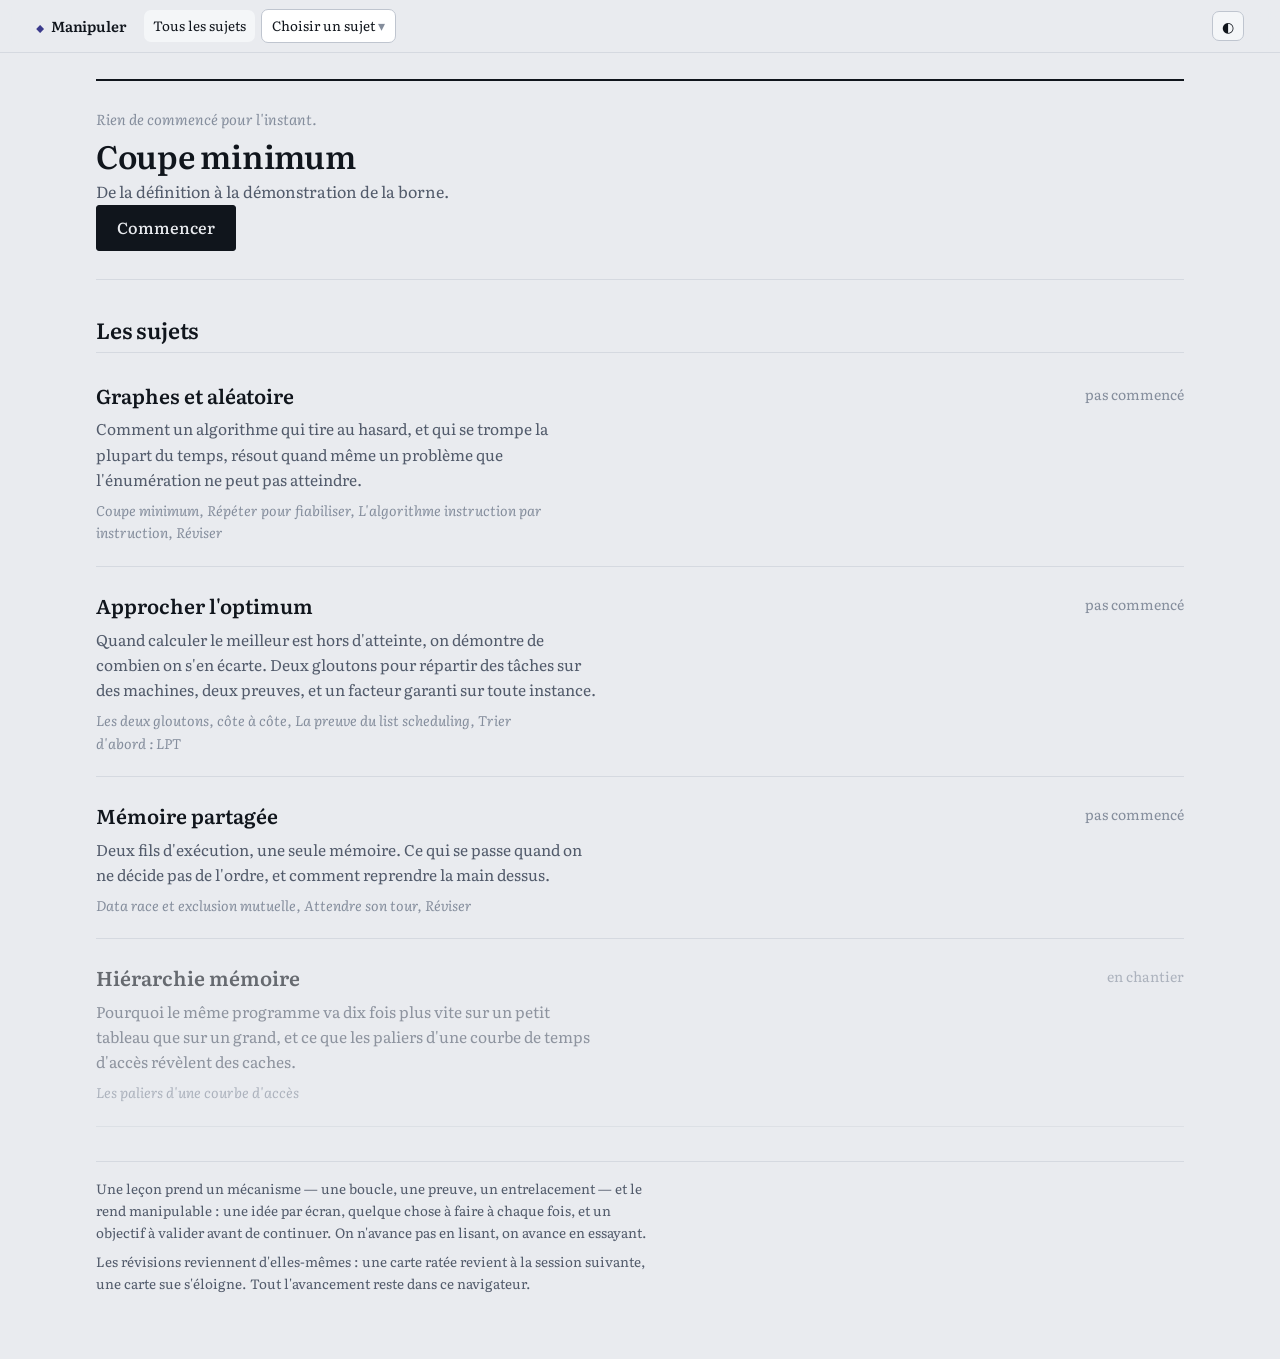
<file: index.html>
<!doctype html>
<html lang="fr">
<head>
<meta charset="utf-8">
<meta name="viewport" content="width=device-width, initial-scale=1, viewport-fit=cover">
<title>Apprendre en manipulant</title>
<meta name="description" content="Des sujets d'informatique expliques par la manipulation : une idee par ecran, quelque chose a faire a chaque fois.">
<link rel="preconnect" href="https://fonts.googleapis.com">
<link rel="preconnect" href="https://fonts.gstatic.com" crossorigin>
<link rel="stylesheet" href="https://fonts.googleapis.com/css2?family=IBM+Plex+Mono:wght@400;500;600&family=Literata:opsz,wght@7..72,400;7..72,500;7..72,600&display=swap">
<link rel="stylesheet" href="assets/css/system.css">
</head>
<body>
<div class="wrap">

  <section class="reprise" id="reprendre"></section>

  <section class="revoir" id="revoir"></section>

  <div class="section-titre">
    <h2>Les sujets</h2>
  </div>
  <div class="sujets" id="sujets"></div>

  <footer class="page">
    <p>Une leçon prend un mécanisme — une boucle, une preuve, un entrelacement — et le rend
    manipulable : une idée par écran, quelque chose à faire à chaque fois, et un objectif à valider
    avant de continuer. On n'avance pas en lisant, on avance en essayant.</p>
    <p>Les révisions reviennent d'elles-mêmes : une carte ratée revient à la session suivante, une
    carte sue s'éloigne. Tout l'avancement reste dans ce navigateur.</p>
  </footer>
</div>

<script src="assets/js/lib/core.js"></script>
<script src="modules.js"></script>
<script src="assets/js/lib/progres.js"></script>
<script src="assets/js/lib/chrome.js"></script>
<script src="assets/js/hub.js"></script>
</body>
</html>
</file>
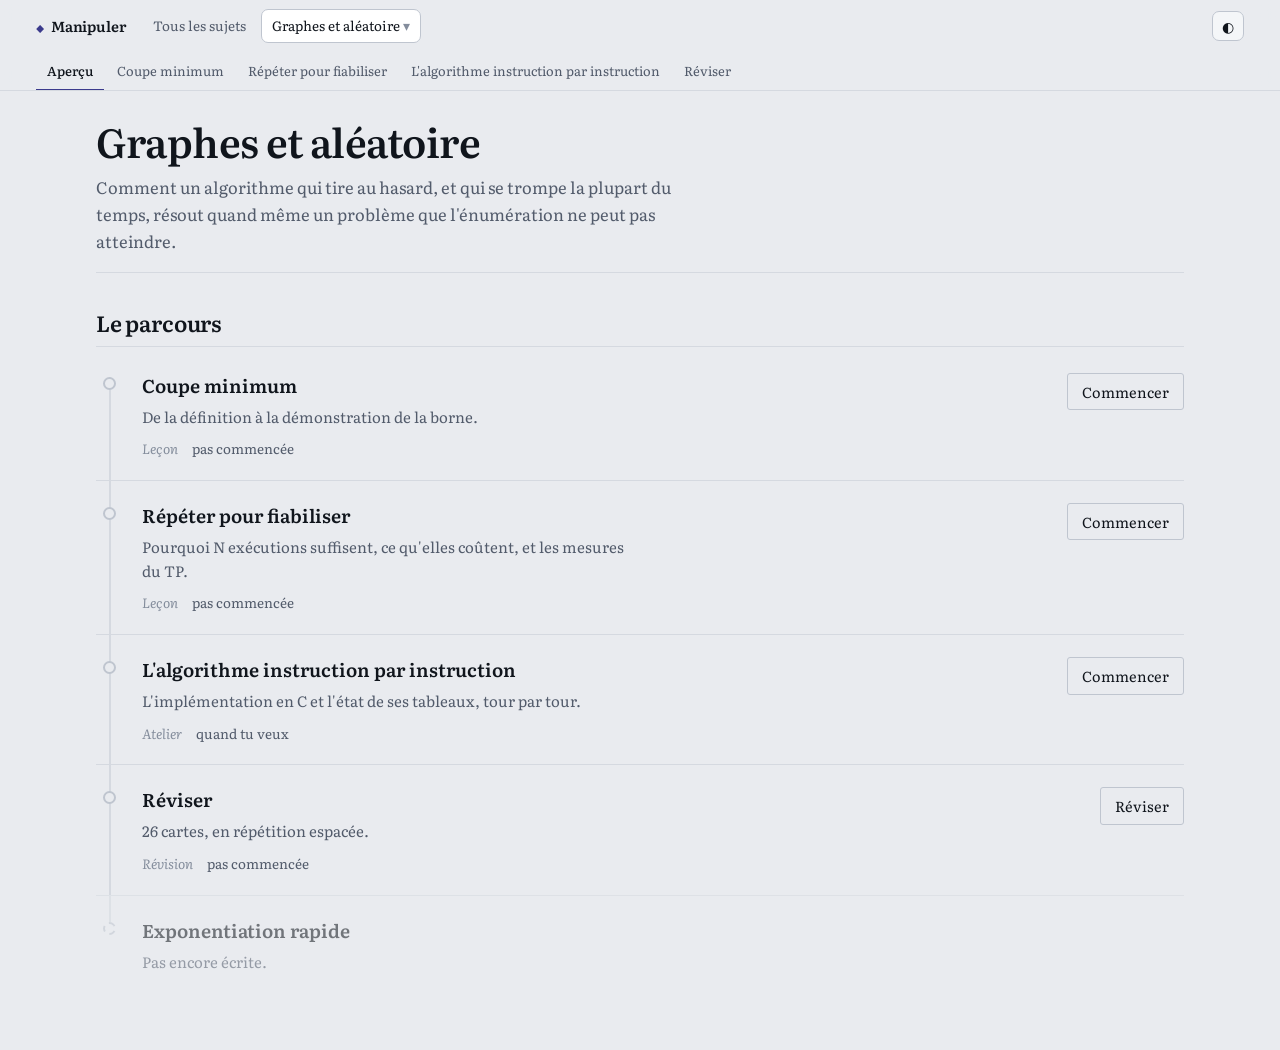
<file: modules/advanced-algorithms/index.html>
<!doctype html>
<html lang="fr">
<head>
<meta charset="utf-8">
<meta name="viewport" content="width=device-width, initial-scale=1, viewport-fit=cover">
<title>Graphes et aléatoire</title>
<meta name="description" content="Resoudre un probleme de graphe en tirant au hasard : la coupe minimum et l'algorithme de Karger.">
<link rel="preconnect" href="https://fonts.googleapis.com">
<link rel="preconnect" href="https://fonts.gstatic.com" crossorigin>
<link rel="stylesheet" href="https://fonts.googleapis.com/css2?family=IBM+Plex+Mono:wght@400;500;600&family=Literata:opsz,wght@7..72,400;7..72,500;7..72,600&display=swap">
<link rel="stylesheet" href="../../assets/css/system.css">
</head>
<body>
<div class="wrap">

  <header class="page">
    <h1>Graphes et aléatoire</h1>
    <p class="sub">Comment un algorithme qui tire au hasard, et qui se trompe la plupart du temps, résout quand même un problème que l'énumération ne peut pas atteindre.</p>
  </header>

  <div class="section-titre">
    <h2>Le parcours</h2>
  </div>
  <div class="parcours" id="parcours"></div>

</div>

<script src="../../assets/js/lib/core.js"></script>
<script src="../../modules.js"></script>
<script src="../../assets/js/lib/progres.js"></script>
<script src="../../assets/js/lib/chrome.js"></script>
<script src="../../assets/js/lib/sujet.js"></script>
</body>
</html>
</file>
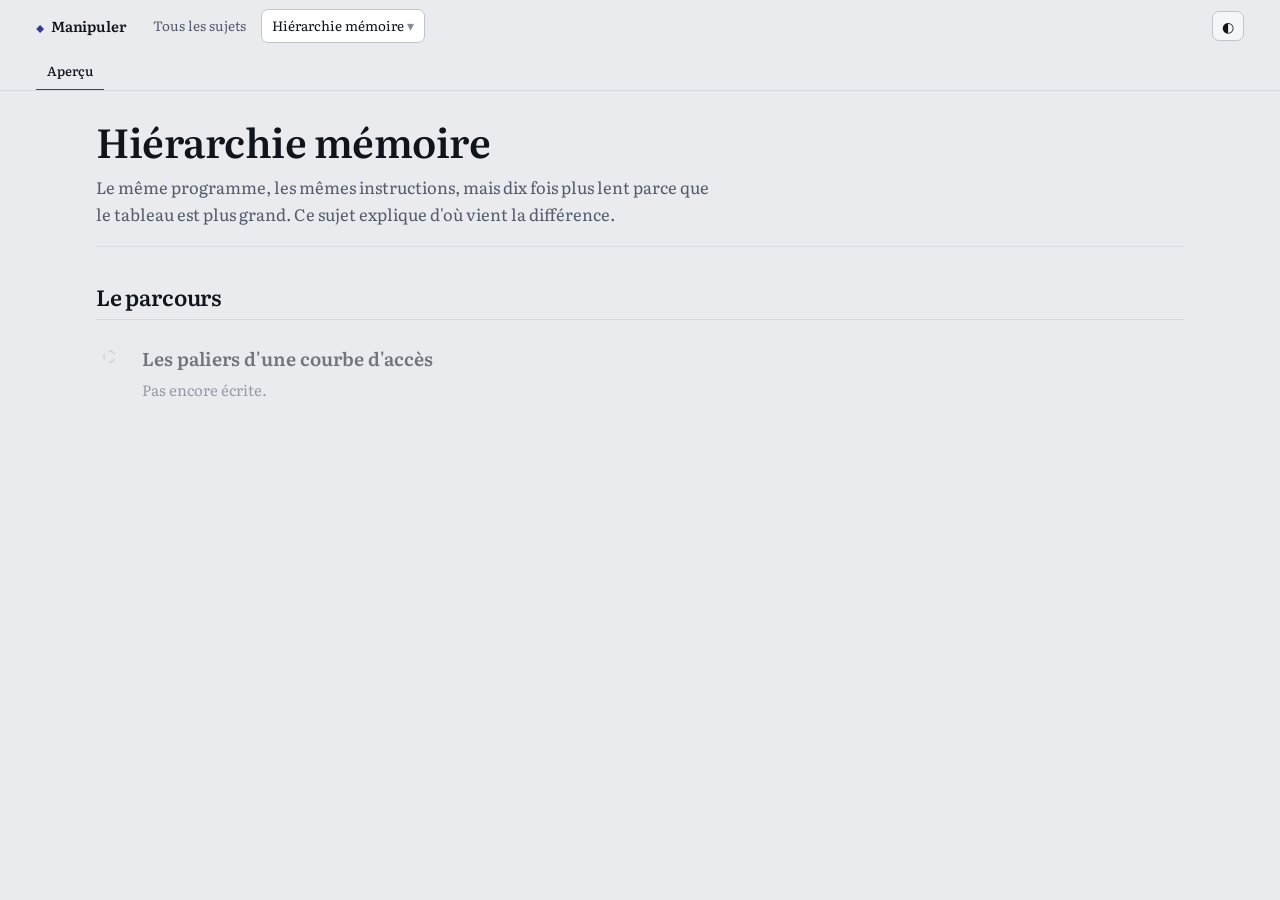
<file: modules/architectures-processeurs/index.html>
<!doctype html>
<html lang="fr">
<head>
<meta charset="utf-8">
<meta name="viewport" content="width=device-width, initial-scale=1, viewport-fit=cover">
<title>Hiérarchie mémoire</title>
<meta name="description" content="Pourquoi un programme ralentit quand ses donnees grossissent : les caches, et ce que leurs paliers racontent.">
<link rel="preconnect" href="https://fonts.googleapis.com">
<link rel="preconnect" href="https://fonts.gstatic.com" crossorigin>
<link rel="stylesheet" href="https://fonts.googleapis.com/css2?family=IBM+Plex+Mono:wght@400;500;600&family=Literata:opsz,wght@7..72,400;7..72,500;7..72,600&display=swap">
<link rel="stylesheet" href="../../assets/css/system.css">
</head>
<body>
<div class="wrap">

  <header class="page">
    <h1>Hiérarchie mémoire</h1>
    <p class="sub">Le même programme, les mêmes instructions, mais dix fois plus lent parce que le tableau est plus grand. Ce sujet explique d'où vient la différence.</p>
  </header>

  <div class="section-titre">
    <h2>Le parcours</h2>
  </div>
  <div class="parcours" id="parcours"></div>

</div>

<script src="../../assets/js/lib/core.js"></script>
<script src="../../modules.js"></script>
<script src="../../assets/js/lib/progres.js"></script>
<script src="../../assets/js/lib/chrome.js"></script>
<script src="../../assets/js/lib/sujet.js"></script>
</body>
</html>
</file>
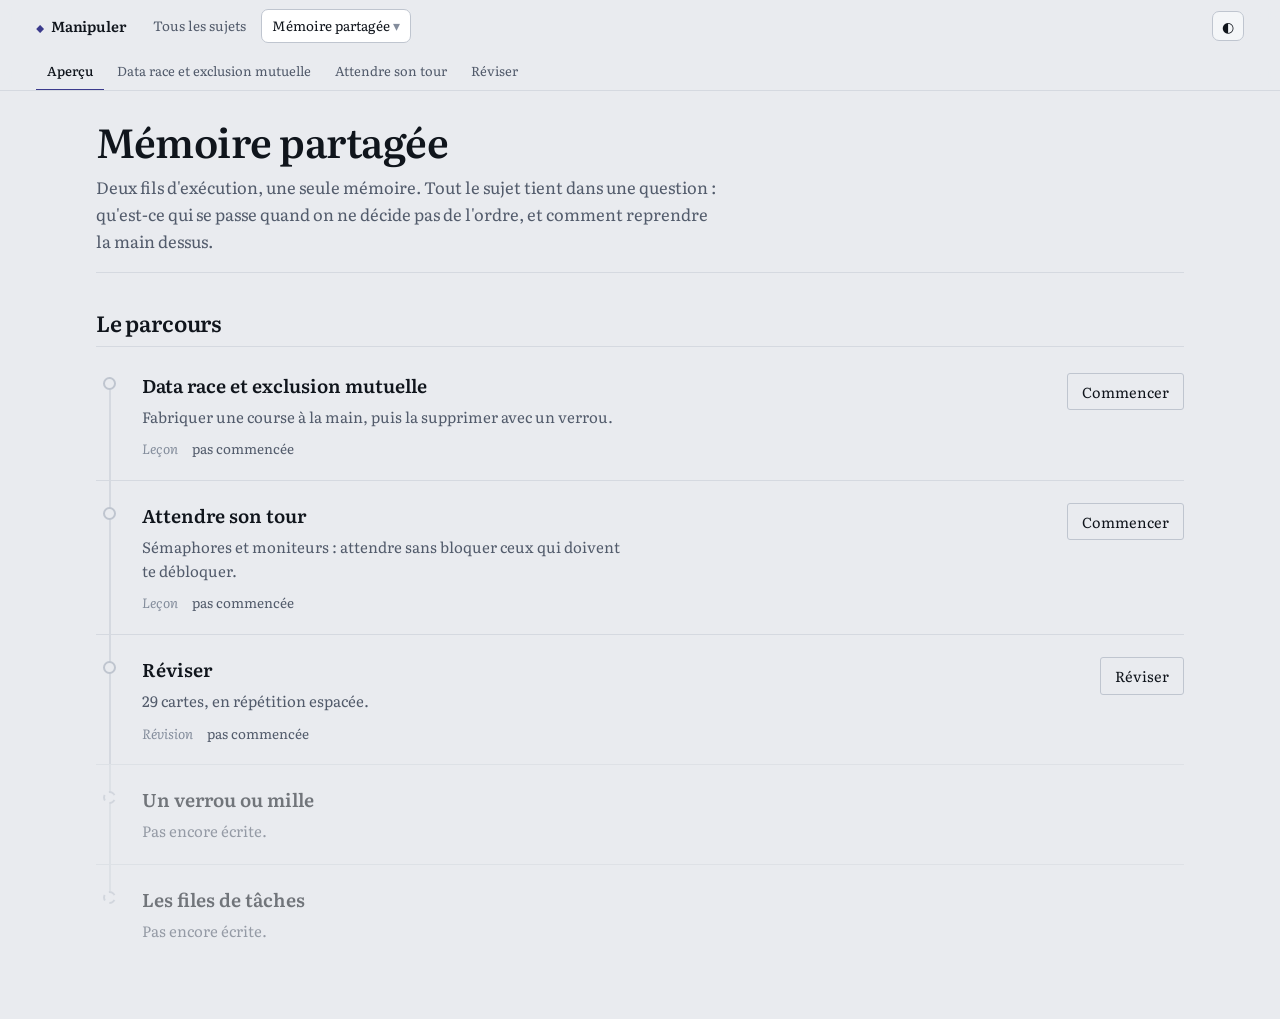
<file: modules/concurrence/index.html>
<!doctype html>
<html lang="fr">
<head>
<meta charset="utf-8">
<meta name="viewport" content="width=device-width, initial-scale=1, viewport-fit=cover">
<title>Mémoire partagée</title>
<meta name="description" content="Ce qui se passe quand plusieurs fils d'execution touchent la meme memoire en meme temps.">
<link rel="preconnect" href="https://fonts.googleapis.com">
<link rel="preconnect" href="https://fonts.gstatic.com" crossorigin>
<link rel="stylesheet" href="https://fonts.googleapis.com/css2?family=IBM+Plex+Mono:wght@400;500;600&family=Literata:opsz,wght@7..72,400;7..72,500;7..72,600&display=swap">
<link rel="stylesheet" href="../../assets/css/system.css">
</head>
<body>
<div class="wrap">

  <header class="page">
    <h1>Mémoire partagée</h1>
    <p class="sub">Deux fils d'exécution, une seule mémoire. Tout le sujet tient dans une question : qu'est-ce qui se passe quand on ne décide pas de l'ordre, et comment reprendre la main dessus.</p>
  </header>

  <div class="section-titre">
    <h2>Le parcours</h2>
  </div>
  <div class="parcours" id="parcours"></div>

</div>

<script src="../../assets/js/lib/core.js"></script>
<script src="../../modules.js"></script>
<script src="../../assets/js/lib/progres.js"></script>
<script src="../../assets/js/lib/chrome.js"></script>
<script src="../../assets/js/lib/sujet.js"></script>
</body>
</html>
</file>
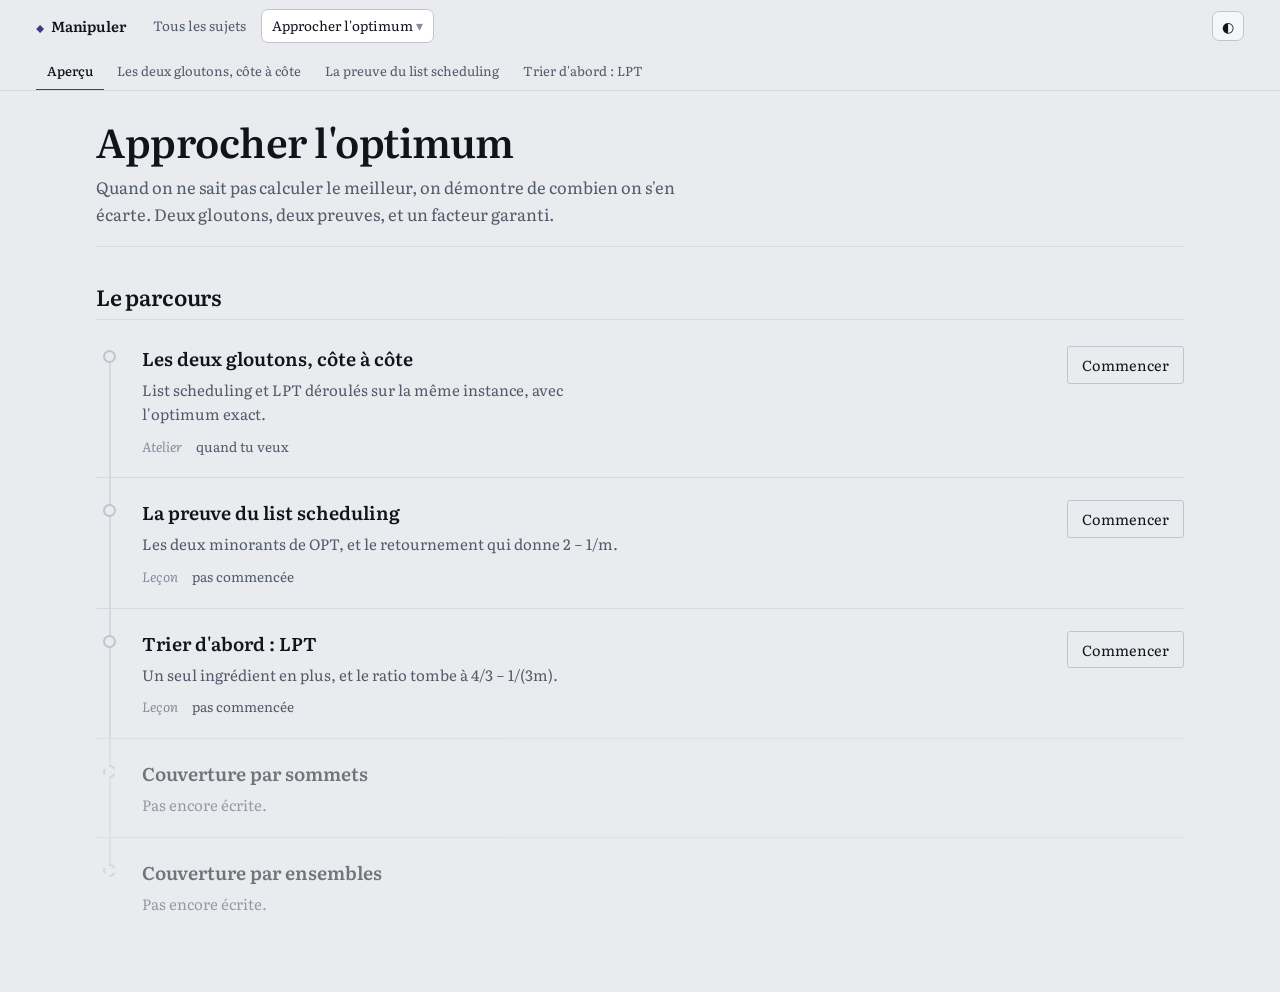
<file: modules/graphes-prog-dynamique/index.html>
<!doctype html>
<html lang="fr">
<head>
<meta charset="utf-8">
<meta name="viewport" content="width=device-width, initial-scale=1, viewport-fit=cover">
<title>Approcher l'optimum</title>
<meta name="description" content="Algorithmes d'approximation : ordonnancer n taches sur m machines sans savoir calculer l'optimum.">
<link rel="preconnect" href="https://fonts.googleapis.com">
<link rel="preconnect" href="https://fonts.gstatic.com" crossorigin>
<link rel="stylesheet" href="https://fonts.googleapis.com/css2?family=IBM+Plex+Mono:wght@400;500;600&family=Literata:opsz,wght@7..72,400;7..72,500;7..72,600&display=swap">
<link rel="stylesheet" href="../../assets/css/system.css">
</head>
<body>
<div class="wrap">

  <header class="page">
    <h1>Approcher l'optimum</h1>
    <p class="sub">Quand on ne sait pas calculer le meilleur, on démontre de combien on s'en écarte. Deux gloutons, deux preuves, et un facteur garanti.</p>
  </header>

  <div class="section-titre">
    <h2>Le parcours</h2>
  </div>
  <div class="parcours" id="parcours"></div>

</div>

<script src="../../assets/js/lib/core.js"></script>
<script src="../../modules.js"></script>
<script src="../../assets/js/lib/progres.js"></script>
<script src="../../assets/js/lib/chrome.js"></script>
<script src="../../assets/js/lib/sujet.js"></script>
</body>
</html>
</file>
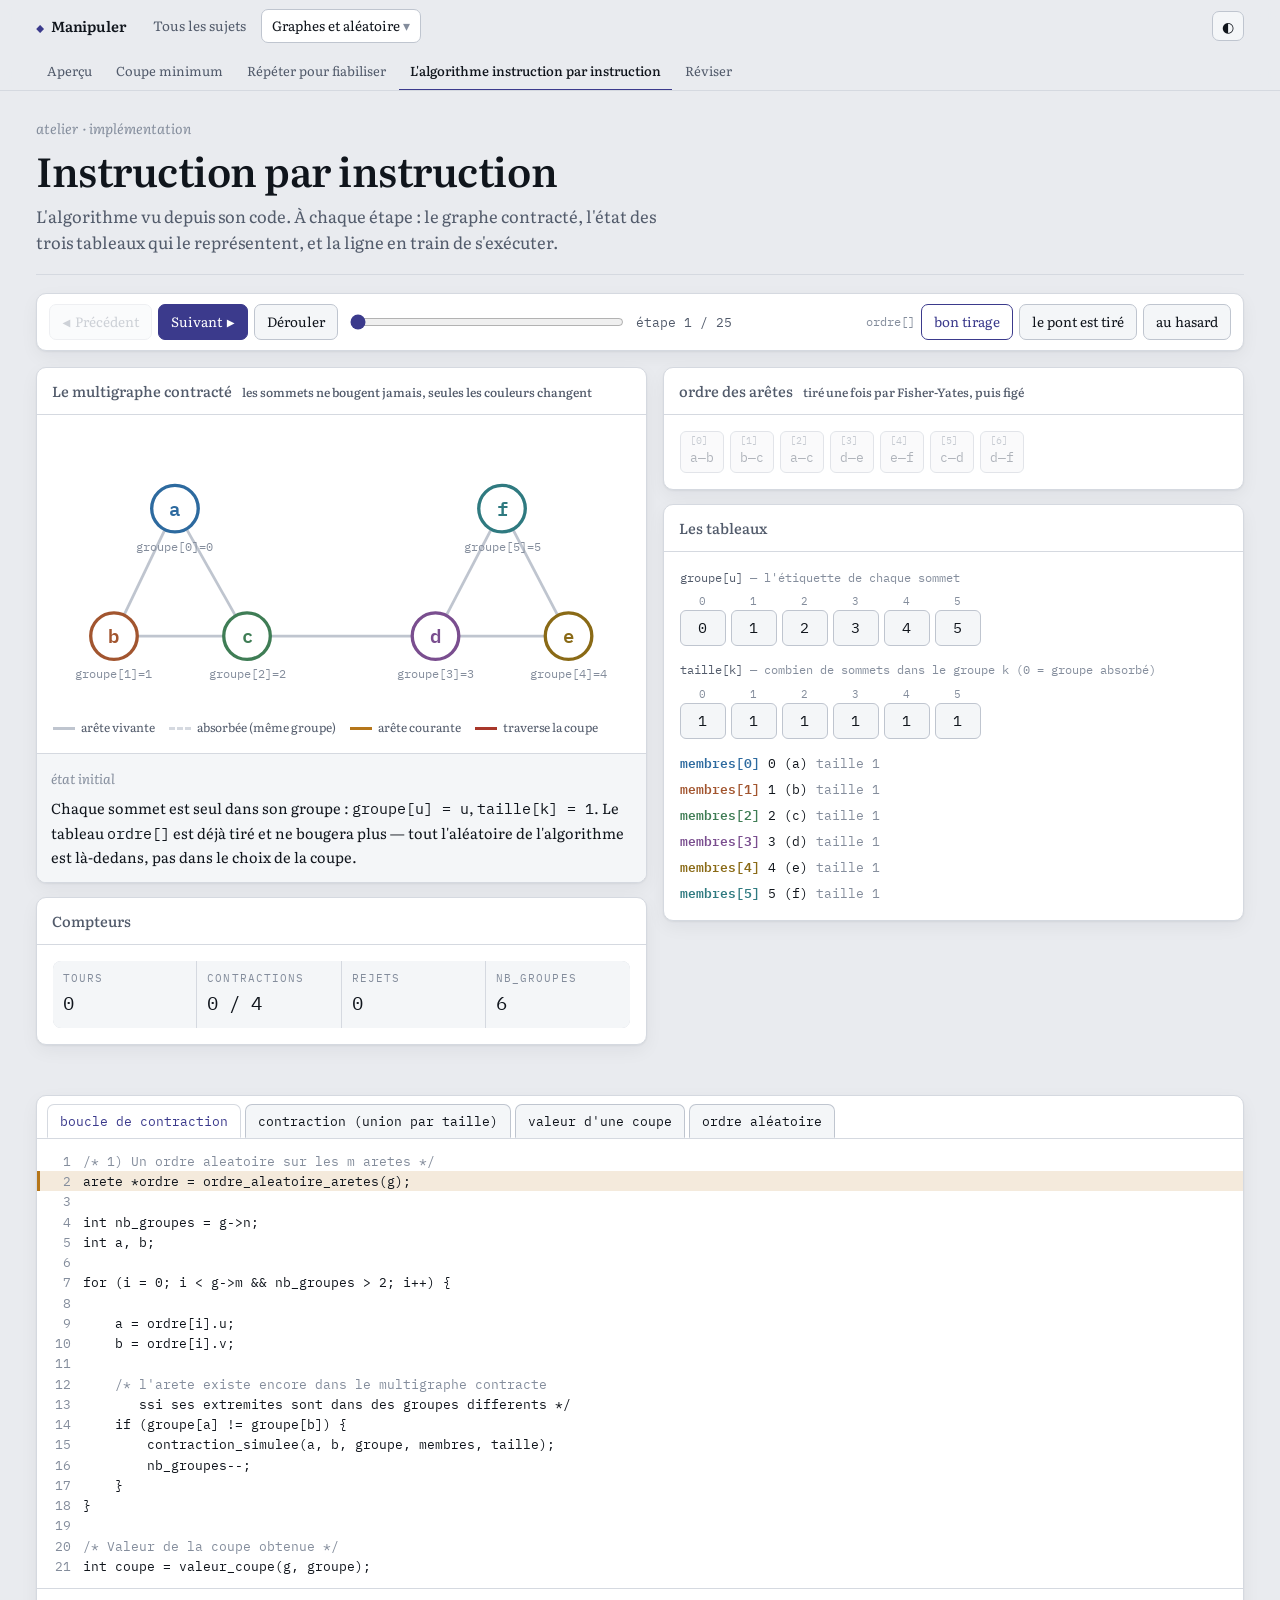
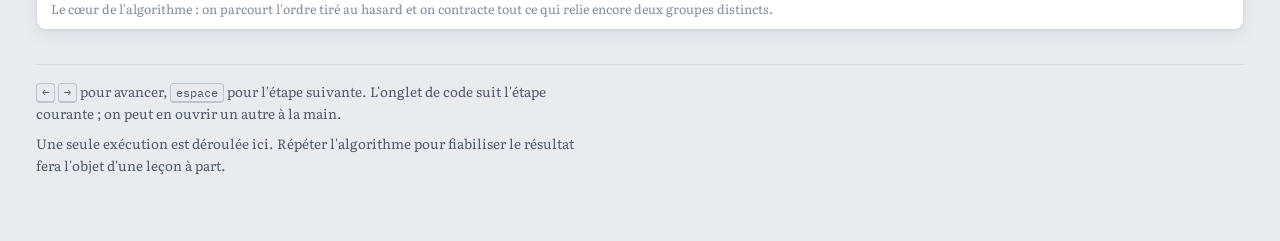
<file: modules/advanced-algorithms/karger.html>
<!doctype html>
<html lang="fr">
<head>
<meta charset="utf-8">
<meta name="viewport" content="width=device-width, initial-scale=1, viewport-fit=cover">
<title>Karger, instruction par instruction</title>
<meta name="description" content="L'algorithme de Karger vu depuis son implementation en C : etat des tableaux et ligne executee a chaque tour.">
<link rel="preconnect" href="https://fonts.googleapis.com">
<link rel="preconnect" href="https://fonts.gstatic.com" crossorigin>
<link rel="stylesheet" href="https://fonts.googleapis.com/css2?family=IBM+Plex+Mono:wght@400;500;600&family=Literata:opsz,wght@7..72,400;7..72,500;7..72,600&display=swap">
<link rel="stylesheet" href="../../assets/css/system.css">
</head>
<body>
<div class="wrap wide">


  <header class="page">
    <p class="eyebrow">atelier · implémentation</p>
    <h1>Instruction par instruction</h1>
    <p class="sub">L'algorithme vu depuis son code. À chaque étape : le graphe contracté, l'état des
    trois tableaux qui le représentent, et la ligne en train de s'exécuter.</p>
  </header>

  <div class="bar" style="margin-top:18px">
    <div class="seg">
      <button id="prev" title="Flèche gauche">◀ Précédent</button>
      <button id="next" class="primary" title="Flèche droite ou espace">Suivant ▶</button>
      <button id="play">Dérouler</button>
    </div>
    <input type="range" id="scrub" min="0" max="1" value="0" aria-label="Position dans le déroulé">
    <span class="stepno" id="stepno">étape 0 / 0</span>
    <span class="spacer"></span>
    <div class="seg">
      <span class="seg-label">ordre[]</span>
      <button id="pA" aria-pressed="true">bon tirage</button>
      <button id="pB" aria-pressed="false">le pont est tiré</button>
      <button id="pR" aria-pressed="false">au hasard</button>
    </div>
  </div>

  <div class="grid2">
    <div>
      <section class="card" style="margin-bottom:0">
        <div class="card-h">Le multigraphe contracté <span class="note">les sommets ne bougent jamais, seules les couleurs changent</span></div>
        <div class="card-b">
          <svg class="fig" id="svg" viewBox="0 0 520 250" role="img" aria-label="Graphe en cours de contraction"></svg>
          <div class="legend">
            <span><i style="border-top-color:var(--line-2)"></i>arête vivante</span>
            <span><i style="border-top-color:var(--line);border-top-style:dashed"></i>absorbée (même groupe)</span>
            <span><i style="border-top-color:var(--mark)"></i>arête courante</span>
            <span><i style="border-top-color:var(--no)"></i>traverse la coupe</span>
          </div>
        </div>
        <div class="explain">
          <div class="phase" id="phase">état initial</div>
          <p id="say"></p>
        </div>
      </section>

      <section class="card">
        <div class="card-h">Compteurs</div>
        <div class="card-b">
          <div class="counters">
            <div><div class="t">tours</div><div class="v" id="c-tours">0</div></div>
            <div><div class="t">contractions</div><div class="v" id="c-contr">0</div></div>
            <div><div class="t">rejets</div><div class="v" id="c-rej">0</div></div>
            <div><div class="t">nb_groupes</div><div class="v" id="c-grp">6</div></div>
          </div>
        </div>
      </section>
    </div>

    <div>
      <section class="card" style="margin-bottom:0">
        <div class="card-h">ordre des arêtes <span class="note">tiré une fois par Fisher-Yates, puis figé</span></div>
        <div class="card-b"><div class="chips" id="chips"></div></div>
      </section>

      <section class="card">
        <div class="card-h">Les tableaux</div>
        <div class="card-b">
          <p class="arr-title">groupe[u] <span>— l'étiquette de chaque sommet</span></p>
          <div class="arr" id="arr-groupe"></div>
          <p class="arr-title">taille[k] <span>— combien de sommets dans le groupe k (0 = groupe absorbé)</span></p>
          <div class="arr" id="arr-taille"></div>
          <div class="members" id="membres"></div>
        </div>
      </section>
    </div>
  </div>

  <section class="card" style="margin-top:16px">
    <div class="tabs" id="tabs"></div>
    <pre class="code" id="code"></pre>
    <div class="codenote" id="codenote"></div>
  </section>

  <footer class="page">
    <p><kbd>←</kbd> <kbd>→</kbd> pour avancer, <kbd>espace</kbd> pour l'étape suivante. L'onglet de
    code suit l'étape courante ; on peut en ouvrir un autre à la main.</p>
    <p>Une seule exécution est déroulée ici. Répéter l'algorithme pour fiabiliser le résultat fera
    l'objet d'une leçon à part.</p>
  </footer>
</div>

<script src="../../assets/js/lib/core.js"></script>
<script src="../../modules.js"></script>
<script src="../../assets/js/lib/progres.js"></script>
<script src="../../assets/js/lib/chrome.js"></script>
<script src="../../assets/js/lib/graph.js"></script>
<script src="../../assets/js/lib/stepper.js"></script>
<script src="../../assets/js/lib/codepanel.js"></script>
<script src="data/implementation-c.js"></script>
<script src="js/karger.js"></script>
</body>
</html>
</file>
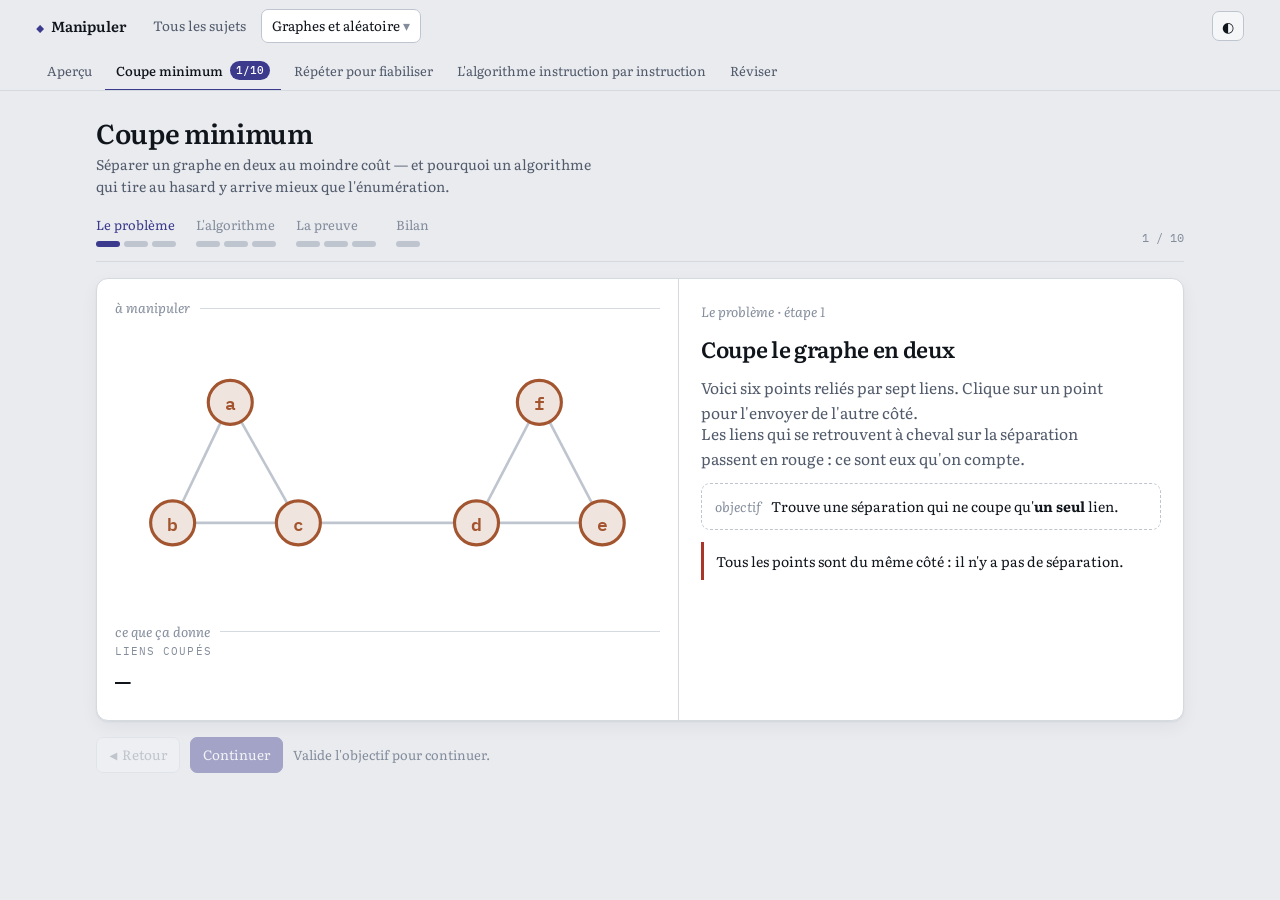
<file: modules/advanced-algorithms/lecon-mincut.html>
<!doctype html>
<html lang="fr">
<head>
<meta charset="utf-8">
<meta name="viewport" content="width=device-width, initial-scale=1, viewport-fit=cover">
<title>Coupe minimum — leçon</title>
<meta name="description" content="Apprendre le probleme de la coupe minimum et l'algorithme de Karger, une etape a la fois.">
<link rel="preconnect" href="https://fonts.googleapis.com">
<link rel="preconnect" href="https://fonts.gstatic.com" crossorigin>
<link rel="stylesheet" href="https://fonts.googleapis.com/css2?family=IBM+Plex+Mono:wght@400;500;600&family=Literata:opsz,wght@7..72,400;7..72,500;7..72,600&display=swap">
<link rel="stylesheet" href="../../assets/css/system.css">
</head>
<body>
<div class="wrap">


  <header class="lesson-head">
    <h1 id="lesson-title"></h1>
    <p class="sub" id="lesson-sub"></p>
  </header>

  <div class="rail" id="rail"></div>

  <div class="stage">
    <div class="stage-fig">
      <div class="zone">à manipuler</div>
      <svg class="fig" id="fig" viewBox="0 0 520 250" role="img" aria-label="Figure de l'étape"></svg>
      <div id="host"></div>
      <div class="tools" id="tools"></div>
      <div id="readout-zone" hidden>
        <div class="zone">ce que ça donne</div>
        <div class="readout" id="readout"></div>
      </div>
    </div>
    <div class="stage-txt">
      <p class="eyebrow" id="st-chap"></p>
      <h2 id="st-title"></h2>
      <div id="st-say"></div>
      <div class="goal" id="st-goal" hidden><span class="mark">objectif</span><span id="st-goal-text"></span></div>
      <div class="fb" id="st-fb"></div>
    </div>
  </div>

  <div class="lesson-foot">
    <button id="back">◀ Retour</button>
    <button id="cont" class="primary">Continuer ▶</button>
    <span class="note" id="foot-note"></span>
  </div>
</div>

<script src="../../assets/js/lib/core.js"></script>
<script src="../../modules.js"></script>
<script src="../../assets/js/lib/progres.js"></script>
<script src="../../assets/js/lib/chrome.js"></script>
<script src="../../assets/js/lib/graph.js"></script>
<script src="../../assets/js/lib/lesson.js"></script>
<script src="js/lecon-mincut.js"></script>
</body>
</html>
</file>
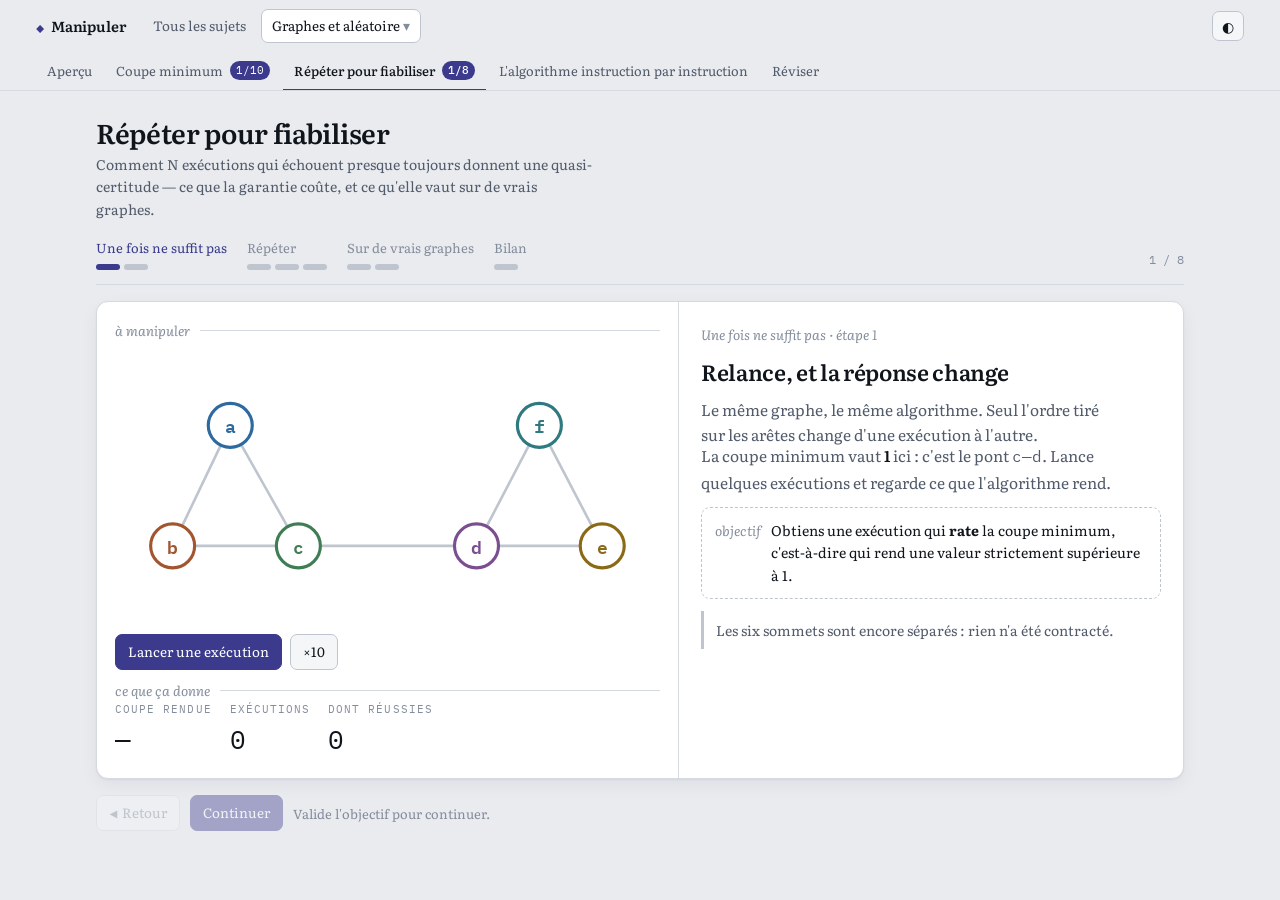
<file: modules/advanced-algorithms/lecon-repetition.html>
<!doctype html>
<html lang="fr">
<head>
<meta charset="utf-8">
<meta name="viewport" content="width=device-width, initial-scale=1, viewport-fit=cover">
<title>Répéter pour fiabiliser — leçon</title>
<meta name="description" content="Pourquoi repeter un algorithme probabiliste le rend fiable, ce que la garantie coute, et ce que les mesures du TP en disent.">
<link rel="preconnect" href="https://fonts.googleapis.com">
<link rel="preconnect" href="https://fonts.gstatic.com" crossorigin>
<link rel="stylesheet" href="https://fonts.googleapis.com/css2?family=IBM+Plex+Mono:wght@400;500;600&family=Literata:opsz,wght@7..72,400;7..72,500;7..72,600&display=swap">
<link rel="stylesheet" href="../../assets/css/system.css">
</head>
<body>
<div class="wrap">


  <header class="lesson-head">
    <h1 id="lesson-title"></h1>
    <p class="sub" id="lesson-sub"></p>
  </header>

  <div class="rail" id="rail"></div>

  <div class="stage">
    <div class="stage-fig">
      <div class="zone">à manipuler</div>
      <svg class="fig" id="fig" viewBox="0 0 520 250" role="img" aria-label="Figure de l'étape"></svg>
      <div id="host"></div>
      <div class="tools" id="tools"></div>
      <div id="readout-zone" hidden>
        <div class="zone">ce que ça donne</div>
        <div class="readout" id="readout"></div>
      </div>
    </div>
    <div class="stage-txt">
      <p class="eyebrow" id="st-chap"></p>
      <h2 id="st-title"></h2>
      <div id="st-say"></div>
      <div class="goal" id="st-goal" hidden><span class="mark">objectif</span><span id="st-goal-text"></span></div>
      <div class="fb" id="st-fb"></div>
    </div>
  </div>

  <div class="lesson-foot">
    <button id="back">◀ Retour</button>
    <button id="cont" class="primary">Continuer ▶</button>
    <span class="note" id="foot-note"></span>
  </div>
</div>

<script src="../../assets/js/lib/core.js"></script>
<script src="../../modules.js"></script>
<script src="../../assets/js/lib/progres.js"></script>
<script src="../../assets/js/lib/chrome.js"></script>
<script src="../../assets/js/lib/graph.js"></script>
<script src="../../assets/js/lib/lesson.js"></script>
<script src="data/mesures-tp.js"></script>
<script src="js/lecon-repetition.js"></script>
</body>
</html>
</file>
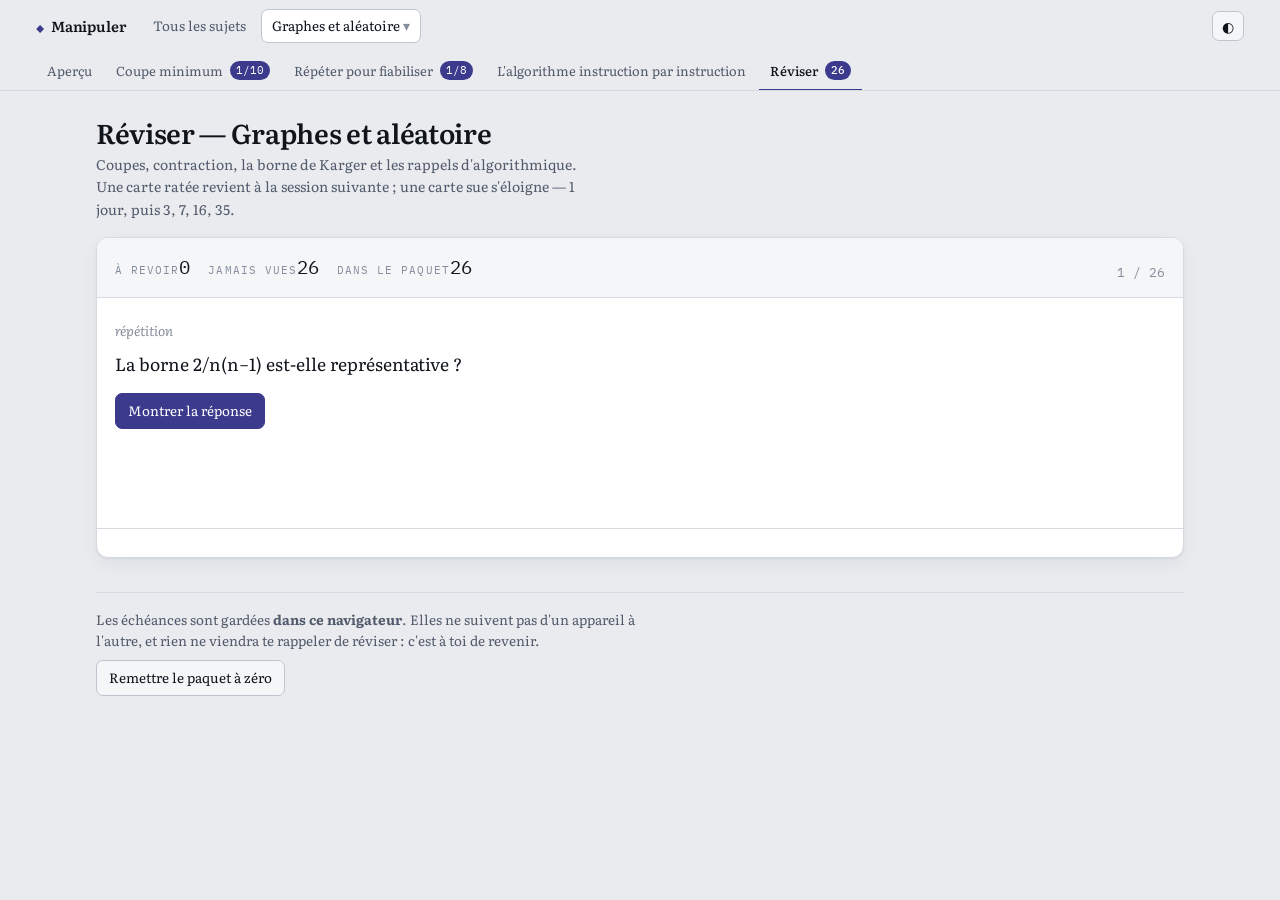
<file: modules/advanced-algorithms/revision.html>
<!doctype html>
<html lang="fr">
<head>
<meta charset="utf-8">
<meta name="viewport" content="width=device-width, initial-scale=1, viewport-fit=cover">
<title>Réviser — Graphes et aléatoire</title>
<meta name="description" content="Cartes de revision : questions de cours, code a completer, choix entre versions.">
<link rel="preconnect" href="https://fonts.googleapis.com">
<link rel="preconnect" href="https://fonts.gstatic.com" crossorigin>
<link rel="stylesheet" href="https://fonts.googleapis.com/css2?family=IBM+Plex+Mono:wght@400;500;600&family=Literata:opsz,wght@7..72,400;7..72,500;7..72,600&display=swap">
<link rel="stylesheet" href="../../assets/css/system.css">
</head>
<body>
<div class="wrap">


  <header class="lesson-head">
    <h1>Réviser — Graphes et aléatoire</h1>
    <p class="sub">Coupes, contraction, la borne de Karger et les rappels d'algorithmique. Une carte ratée revient à la session suivante ; une carte sue s'éloigne — 1 jour, puis 3, 7, 16, 35.</p>
  </header>

  <div class="deck">
    <div class="deck-head">
      <div class="counters" id="deck-meta"></div>
      <span class="progress" id="deck-progress"></span>
    </div>
    <div class="deck-body" id="deck-host"></div>
    <div class="deck-foot" id="deck-foot"></div>
  </div>

  <footer class="page">
    <p>Les échéances sont gardées <strong>dans ce navigateur</strong>. Elles ne suivent pas d'un
    appareil à l'autre, et rien ne viendra te rappeler de réviser : c'est à toi de revenir.</p>
    <p><button id="deck-reset">Remettre le paquet à zéro</button></p>
  </footer>
</div>

<script src="../../assets/js/lib/core.js"></script>
<script src="../../modules.js"></script>
<script src="../../assets/js/lib/progres.js"></script>
<script src="../../assets/js/lib/chrome.js"></script>
<script src="../../assets/js/lib/cards.js"></script>
<script src="js/cartes.js"></script>
<script>
  CI.Deck({
    key: "cartes-advanced-algorithms",
    cartes: window.CI_CARTES,
    els: { host: "deck-host", meta: "deck-meta", foot: "deck-foot",
           progress: "deck-progress", relancer: "deck-reset" }
  });
</script>
</body>
</html>
</file>
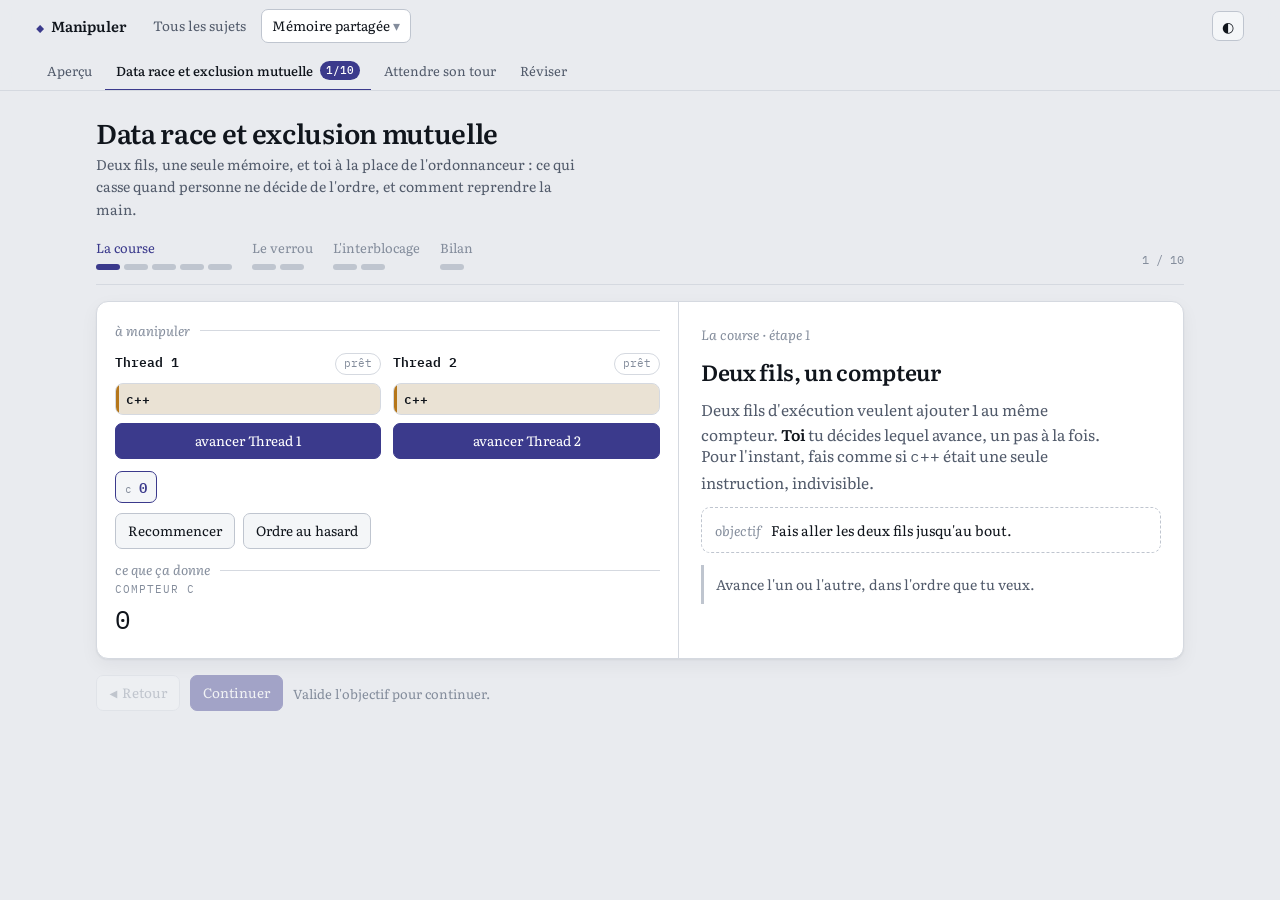
<file: modules/concurrence/lecon-data-race.html>
<!doctype html>
<html lang="fr">
<head>
<meta charset="utf-8">
<meta name="viewport" content="width=device-width, initial-scale=1, viewport-fit=cover">
<title>Data race et exclusion mutuelle</title>
<meta name="description" content="Comprendre les data races, les mutex et les interblocages en choisissant soi-meme l ordre d execution des fils.">
<link rel="preconnect" href="https://fonts.googleapis.com">
<link rel="preconnect" href="https://fonts.gstatic.com" crossorigin>
<link rel="stylesheet" href="https://fonts.googleapis.com/css2?family=IBM+Plex+Mono:wght@400;500;600&family=Literata:opsz,wght@7..72,400;7..72,500;7..72,600&display=swap">
<link rel="stylesheet" href="../../assets/css/system.css">
</head>
<body>
<div class="wrap">


  <header class="lesson-head">
    <h1 id="lesson-title"></h1>
    <p class="sub" id="lesson-sub"></p>
  </header>

  <div class="rail" id="rail"></div>

  <div class="stage">
    <div class="stage-fig">
      <div class="zone">à manipuler</div>
      <div id="host"></div>
      <div class="tools" id="tools"></div>
      <div id="readout-zone" hidden>
        <div class="zone">ce que ça donne</div>
        <div class="readout" id="readout"></div>
      </div>
    </div>
    <div class="stage-txt">
      <p class="eyebrow" id="st-chap"></p>
      <h2 id="st-title"></h2>
      <div id="st-say"></div>
      <div class="goal" id="st-goal" hidden><span class="mark">objectif</span><span id="st-goal-text"></span></div>
      <div class="fb" id="st-fb"></div>
    </div>
  </div>

  <div class="lesson-foot">
    <button id="back">◀ Retour</button>
    <button id="cont" class="primary">Continuer ▶</button>
    <span class="note" id="foot-note"></span>
  </div>
</div>

<script src="../../assets/js/lib/core.js"></script>
<script src="../../modules.js"></script>
<script src="../../assets/js/lib/progres.js"></script>
<script src="../../assets/js/lib/chrome.js"></script>
<script src="../../assets/js/lib/threads.js"></script>
<script src="../../assets/js/lib/lesson.js"></script>
<script src="js/lecon-data-race.js"></script>
</body>
</html>
</file>
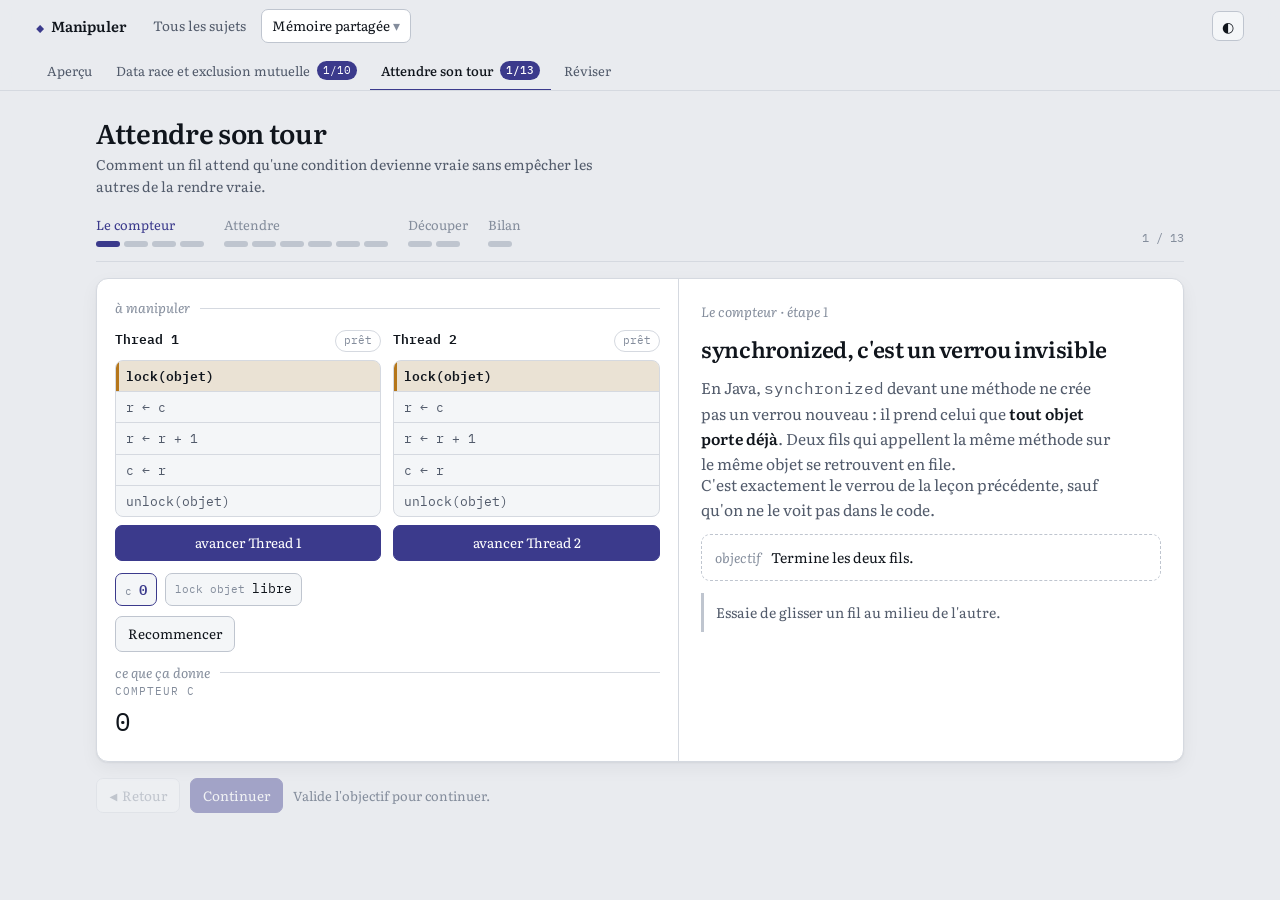
<file: modules/concurrence/lecon-moniteurs.html>
<!doctype html>
<html lang="fr">
<head>
<meta charset="utf-8">
<meta name="viewport" content="width=device-width, initial-scale=1, viewport-fit=cover">
<title>Attendre son tour</title>
<meta name="description" content="Semaphores, moniteurs, wait et notify : comment un fil attend sans empecher les autres d avancer.">
<link rel="preconnect" href="https://fonts.googleapis.com">
<link rel="preconnect" href="https://fonts.gstatic.com" crossorigin>
<link rel="stylesheet" href="https://fonts.googleapis.com/css2?family=IBM+Plex+Mono:wght@400;500;600&family=Literata:opsz,wght@7..72,400;7..72,500;7..72,600&display=swap">
<link rel="stylesheet" href="../../assets/css/system.css">
</head>
<body>
<div class="wrap">


  <header class="lesson-head">
    <h1 id="lesson-title"></h1>
    <p class="sub" id="lesson-sub"></p>
  </header>

  <div class="rail" id="rail"></div>

  <div class="stage">
    <div class="stage-fig">
      <div class="zone">à manipuler</div>
      <div id="host"></div>
      <div class="tools" id="tools"></div>
      <div id="readout-zone" hidden>
        <div class="zone">ce que ça donne</div>
        <div class="readout" id="readout"></div>
      </div>
    </div>
    <div class="stage-txt">
      <p class="eyebrow" id="st-chap"></p>
      <h2 id="st-title"></h2>
      <div id="st-say"></div>
      <div class="goal" id="st-goal" hidden><span class="mark">objectif</span><span id="st-goal-text"></span></div>
      <div class="fb" id="st-fb"></div>
    </div>
  </div>

  <div class="lesson-foot">
    <button id="back">◀ Retour</button>
    <button id="cont" class="primary">Continuer ▶</button>
    <span class="note" id="foot-note"></span>
  </div>
</div>

<script src="../../assets/js/lib/core.js"></script>
<script src="../../modules.js"></script>
<script src="../../assets/js/lib/progres.js"></script>
<script src="../../assets/js/lib/chrome.js"></script>
<script src="../../assets/js/lib/threads.js"></script>
<script src="../../assets/js/lib/lesson.js"></script>
<script src="js/lecon-moniteurs.js"></script>
</body>
</html>
</file>
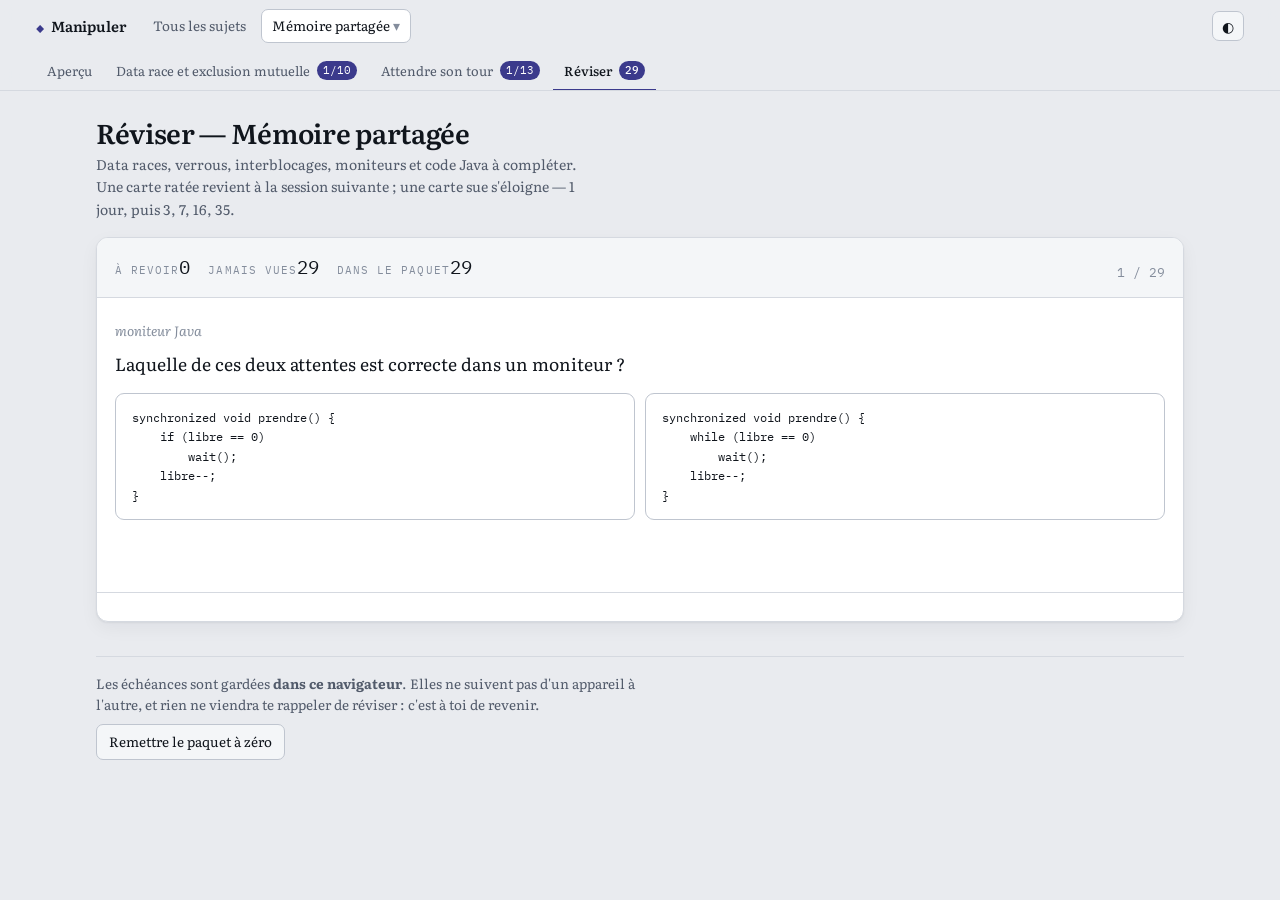
<file: modules/concurrence/revision.html>
<!doctype html>
<html lang="fr">
<head>
<meta charset="utf-8">
<meta name="viewport" content="width=device-width, initial-scale=1, viewport-fit=cover">
<title>Réviser — Mémoire partagée</title>
<meta name="description" content="Cartes de revision : questions de cours, code a completer, choix entre versions.">
<link rel="preconnect" href="https://fonts.googleapis.com">
<link rel="preconnect" href="https://fonts.gstatic.com" crossorigin>
<link rel="stylesheet" href="https://fonts.googleapis.com/css2?family=IBM+Plex+Mono:wght@400;500;600&family=Literata:opsz,wght@7..72,400;7..72,500;7..72,600&display=swap">
<link rel="stylesheet" href="../../assets/css/system.css">
</head>
<body>
<div class="wrap">


  <header class="lesson-head">
    <h1>Réviser — Mémoire partagée</h1>
    <p class="sub">Data races, verrous, interblocages, moniteurs et code Java à compléter. Une carte ratée revient à la session suivante ; une carte sue s'éloigne — 1 jour, puis 3, 7, 16, 35.</p>
  </header>

  <div class="deck">
    <div class="deck-head">
      <div class="counters" id="deck-meta"></div>
      <span class="progress" id="deck-progress"></span>
    </div>
    <div class="deck-body" id="deck-host"></div>
    <div class="deck-foot" id="deck-foot"></div>
  </div>

  <footer class="page">
    <p>Les échéances sont gardées <strong>dans ce navigateur</strong>. Elles ne suivent pas d'un
    appareil à l'autre, et rien ne viendra te rappeler de réviser : c'est à toi de revenir.</p>
    <p><button id="deck-reset">Remettre le paquet à zéro</button></p>
  </footer>
</div>

<script src="../../assets/js/lib/core.js"></script>
<script src="../../modules.js"></script>
<script src="../../assets/js/lib/progres.js"></script>
<script src="../../assets/js/lib/chrome.js"></script>
<script src="../../assets/js/lib/cards.js"></script>
<script src="js/cartes.js"></script>
<script>
  CI.Deck({
    key: "cartes-concurrence",
    cartes: window.CI_CARTES,
    els: { host: "deck-host", meta: "deck-meta", foot: "deck-foot",
           progress: "deck-progress", relancer: "deck-reset" }
  });
</script>
</body>
</html>
</file>
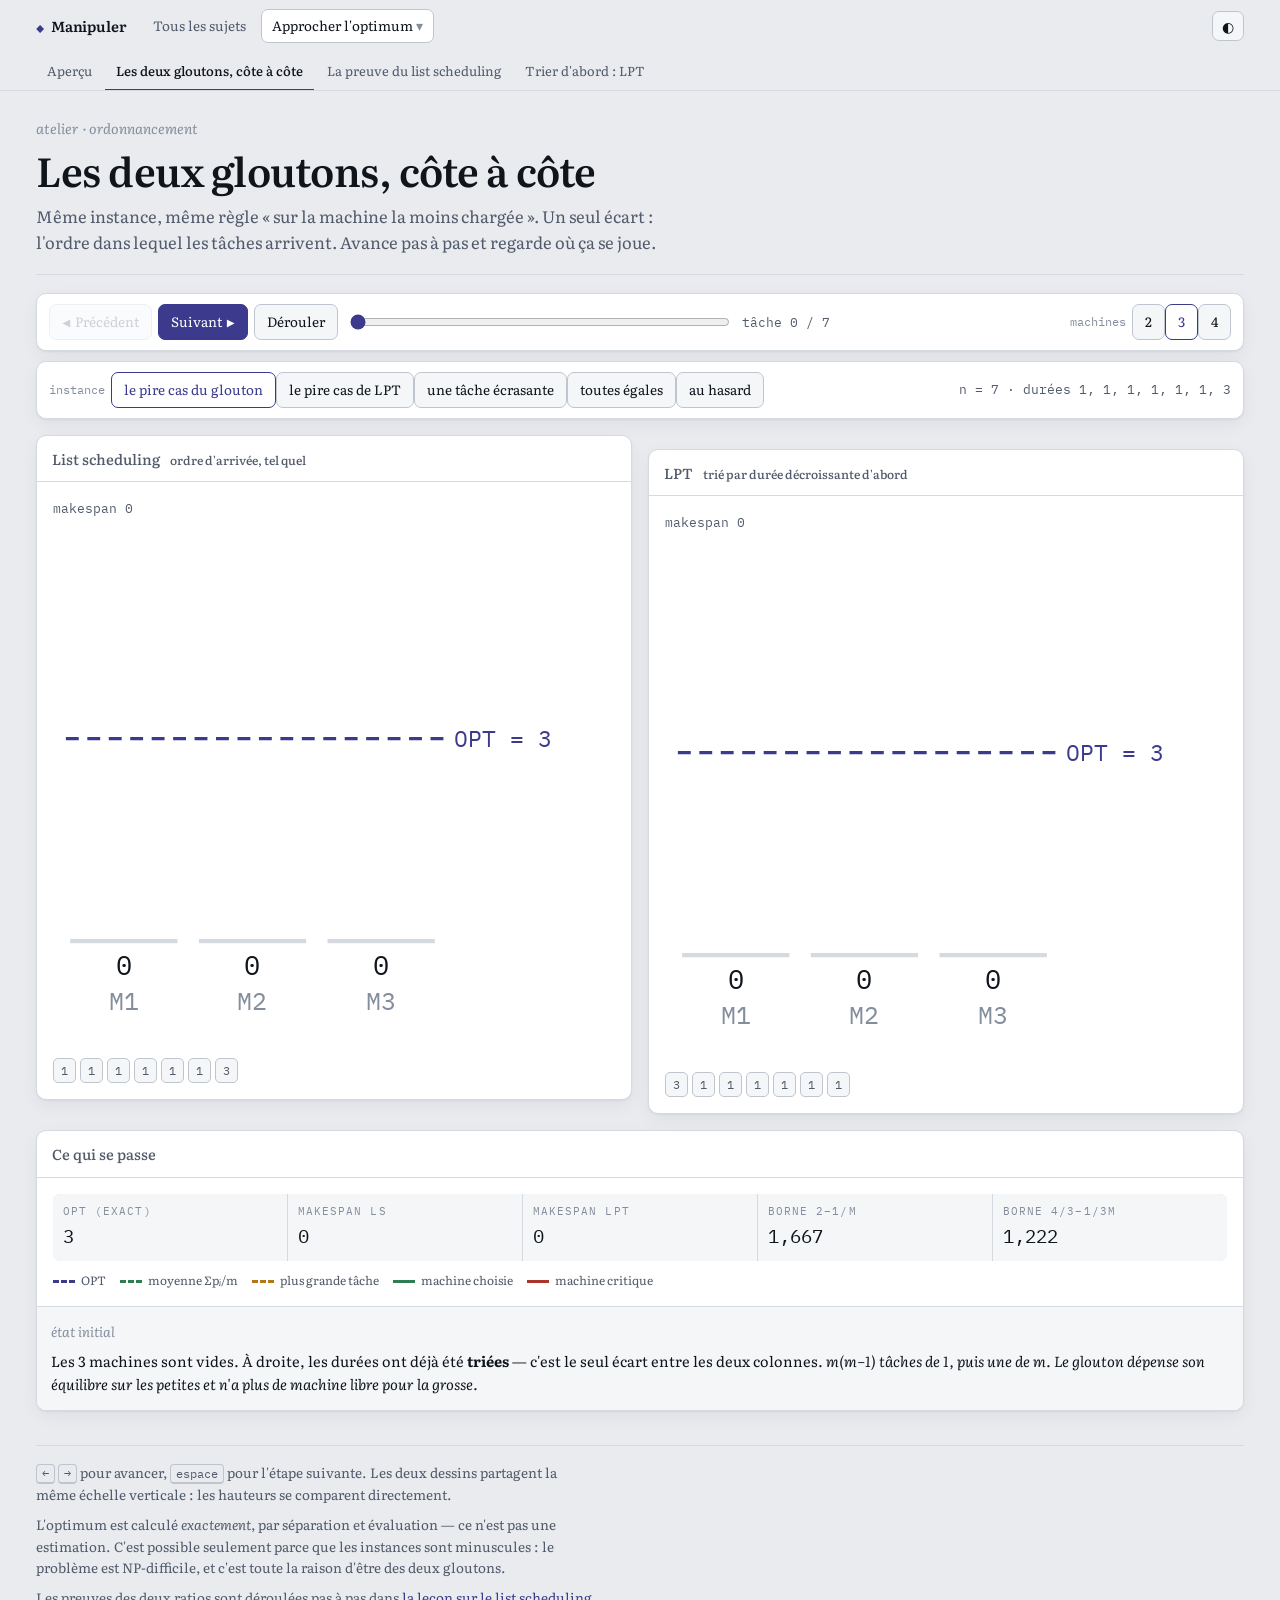
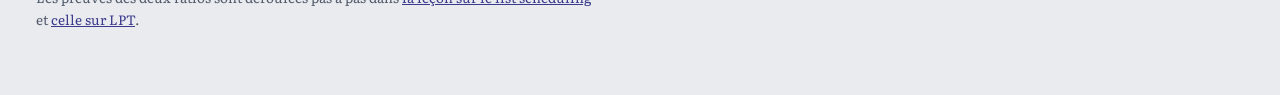
<file: modules/graphes-prog-dynamique/atelier-ordonnancement.html>
<!doctype html>
<html lang="fr">
<head>
<meta charset="utf-8">
<meta name="viewport" content="width=device-width, initial-scale=1, viewport-fit=cover">
<title>Les deux gloutons, côte à côte</title>
<meta name="description" content="List scheduling et LPT deroules pas a pas sur la meme instance, avec l'optimum exact et les deux minorants.">
<link rel="preconnect" href="https://fonts.googleapis.com">
<link rel="preconnect" href="https://fonts.gstatic.com" crossorigin>
<link rel="stylesheet" href="https://fonts.googleapis.com/css2?family=IBM+Plex+Mono:wght@400;500;600&family=Literata:opsz,wght@7..72,400;7..72,500;7..72,600&display=swap">
<link rel="stylesheet" href="../../assets/css/system.css">
</head>
<body>
<div class="wrap wide">

  <header class="page">
    <p class="eyebrow">atelier · ordonnancement</p>
    <h1>Les deux gloutons, côte à côte</h1>
    <p class="sub">Même instance, même règle « sur la machine la moins chargée ». Un seul écart :
    l'ordre dans lequel les tâches arrivent. Avance pas à pas et regarde où ça se joue.</p>
  </header>

  <div class="bar" style="margin-top:18px">
    <div class="seg">
      <button id="prev" title="Flèche gauche">◀ Précédent</button>
      <button id="next" class="primary" title="Flèche droite ou espace">Suivant ▶</button>
      <button id="play">Dérouler</button>
    </div>
    <input type="range" id="scrub" min="0" max="1" value="0" aria-label="Position dans le déroulé">
    <span class="stepno" id="stepno">étape 0 / 0</span>
    <span class="spacer"></span>
    <div class="seg">
      <span class="seg-label">machines</span>
      <span id="mbtns"></span>
    </div>
  </div>

  <div class="bar" style="margin-top:-6px">
    <div class="seg">
      <span class="seg-label">instance</span>
      <span id="ibtns"></span>
    </div>
    <span class="spacer"></span>
    <span class="read" id="durees"></span>
  </div>

  <div class="duo" id="duo">
    <section class="card" style="margin-bottom:0">
      <div class="card-h">List scheduling <span class="note">ordre d'arrivée, tel quel</span></div>
      <div class="card-b">
        <p class="duo-titre"><span id="t-ls"></span><span class="ratio" id="r-ls"></span></p>
        <svg id="svg-ls" role="img" aria-label="Charges des machines, list scheduling"></svg>
        <div class="file" id="file-ls" style="margin-top:10px"></div>
      </div>
    </section>

    <section class="card" style="margin-bottom:0">
      <div class="card-h">LPT <span class="note">trié par durée décroissante d'abord</span></div>
      <div class="card-b">
        <p class="duo-titre"><span id="t-lpt"></span><span class="ratio" id="r-lpt"></span></p>
        <svg id="svg-lpt" role="img" aria-label="Charges des machines, LPT"></svg>
        <div class="file" id="file-lpt" style="margin-top:10px"></div>
      </div>
    </section>
  </div>

  <section class="card" style="margin-top:16px">
    <div class="card-h">Ce qui se passe</div>
    <div class="card-b">
      <div class="counters">
        <div><div class="t">OPT (exact)</div><div class="v" id="c-opt">—</div></div>
        <div><div class="t">makespan LS</div><div class="v" id="c-ls">—</div></div>
        <div><div class="t">makespan LPT</div><div class="v" id="c-lpt">—</div></div>
        <div><div class="t">borne 2−1/m</div><div class="v" id="c-b1">—</div></div>
        <div><div class="t">borne 4/3−1/3m</div><div class="v" id="c-b2">—</div></div>
      </div>
      <div class="legend">
        <span><i style="border-top-color:var(--accent);border-top-style:dashed"></i>OPT</span>
        <span><i style="border-top-color:var(--ok);border-top-style:dashed"></i>moyenne Σpⱼ/m</span>
        <span><i style="border-top-color:var(--mark);border-top-style:dashed"></i>plus grande tâche</span>
        <span><i style="border-top-color:var(--ok)"></i>machine choisie</span>
        <span><i style="border-top-color:var(--no)"></i>machine critique</span>
      </div>
    </div>
    <div class="explain">
      <div class="phase" id="phase">état initial</div>
      <p id="say"></p>
    </div>
  </section>

  <footer class="page" style="margin-top:28px">
    <p><kbd>←</kbd> <kbd>→</kbd> pour avancer, <kbd>espace</kbd> pour l'étape suivante.
    Les deux dessins partagent la même échelle verticale : les hauteurs se comparent directement.</p>
    <p>L'optimum est calculé <em>exactement</em>, par séparation et évaluation — ce n'est pas une
    estimation. C'est possible seulement parce que les instances sont minuscules : le problème
    est NP-difficile, et c'est toute la raison d'être des deux gloutons.</p>
    <p>Les preuves des deux ratios sont déroulées pas à pas dans
    <a href="lecon-preuve-graham.html">la leçon sur le list scheduling</a> et
    <a href="lecon-preuve-lpt.html">celle sur LPT</a>.</p>
  </footer>
</div>

<script src="../../assets/js/lib/core.js"></script>
<script src="../../modules.js"></script>
<script src="../../assets/js/lib/progres.js"></script>
<script src="../../assets/js/lib/chrome.js"></script>
<script src="../../assets/js/lib/stepper.js"></script>
<script src="js/ordonnancement.js"></script>
<script src="js/atelier.js"></script>
</body>
</html>
</file>
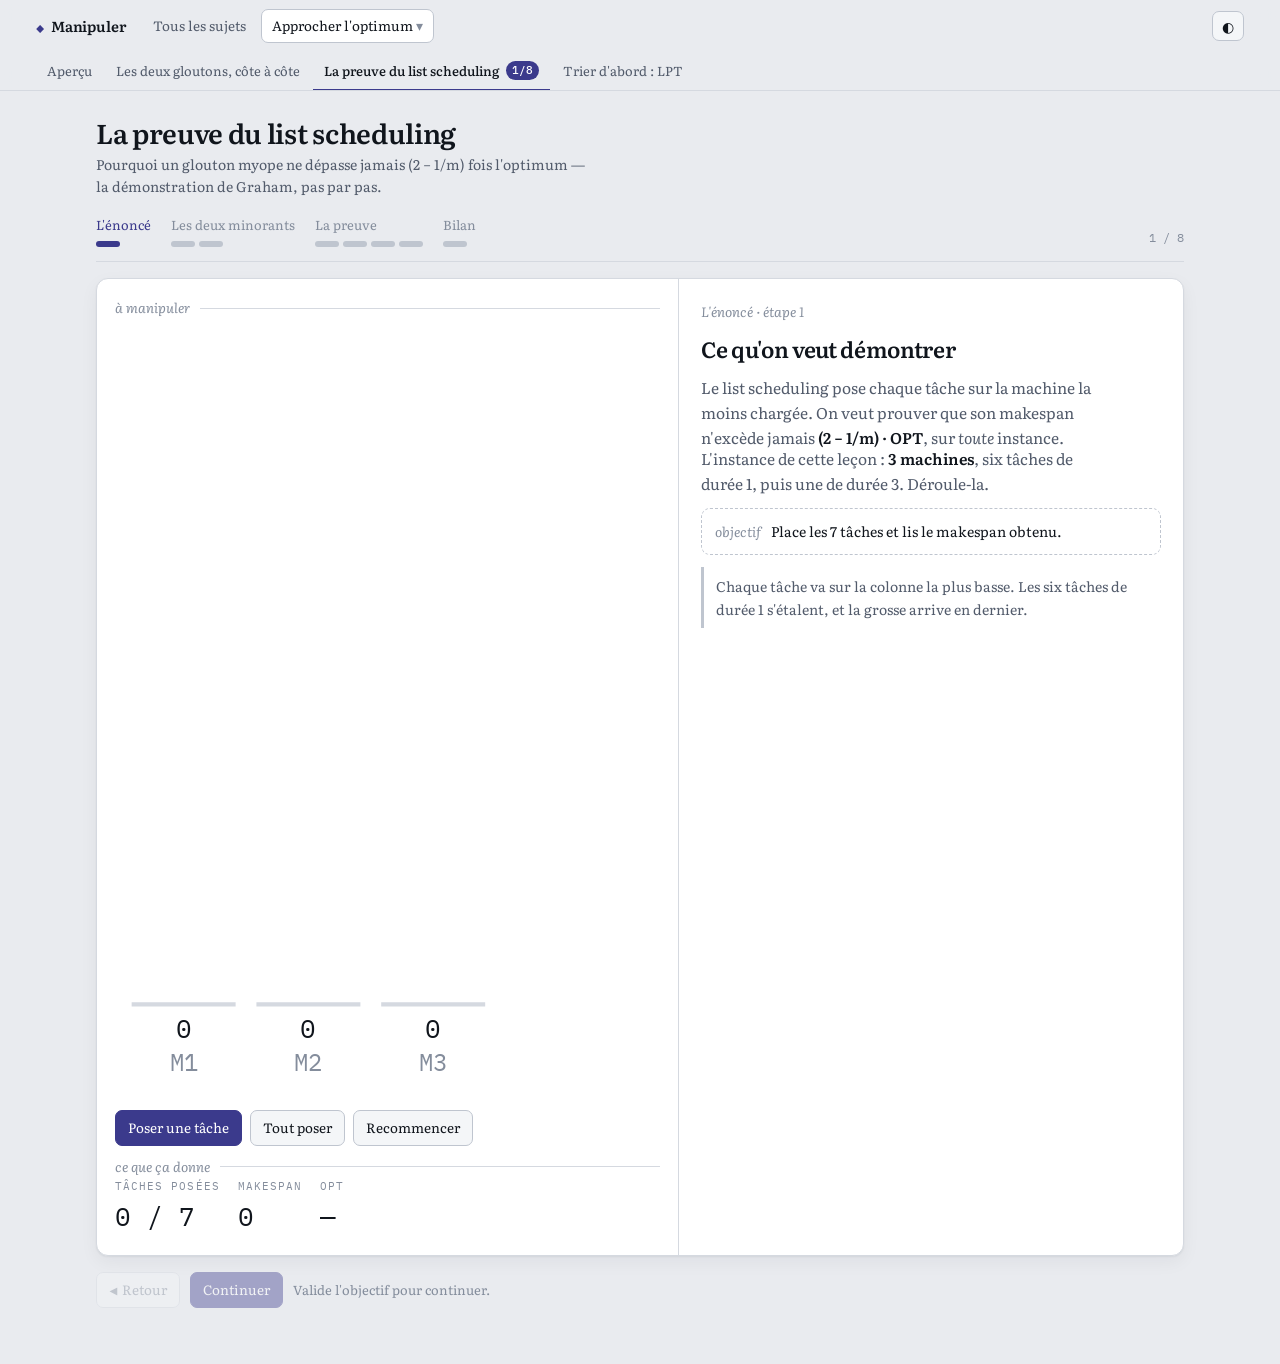
<file: modules/graphes-prog-dynamique/lecon-preuve-graham.html>
<!doctype html>
<html lang="fr">
<head>
<meta charset="utf-8">
<meta name="viewport" content="width=device-width, initial-scale=1, viewport-fit=cover">
<title>La preuve du list scheduling — leçon</title>
<meta name="description" content="La demonstration du ratio 2-1/m du list scheduling, deroulee pas a pas sur une instance extremale.">
<link rel="preconnect" href="https://fonts.googleapis.com">
<link rel="preconnect" href="https://fonts.gstatic.com" crossorigin>
<link rel="stylesheet" href="https://fonts.googleapis.com/css2?family=IBM+Plex+Mono:wght@400;500;600&family=Literata:opsz,wght@7..72,400;7..72,500;7..72,600&display=swap">
<link rel="stylesheet" href="../../assets/css/system.css">
</head>
<body>
<div class="wrap">


  <header class="lesson-head">
    <h1 id="lesson-title"></h1>
    <p class="sub" id="lesson-sub"></p>
  </header>

  <div class="rail" id="rail"></div>

  <div class="stage">
    <div class="stage-fig">
      <div class="zone">à manipuler</div>
      <svg class="fig" id="fig" viewBox="0 0 520 250" role="img" aria-label="Figure de l'étape"></svg>
      <div id="host"></div>
      <div class="tools" id="tools"></div>
      <div id="readout-zone" hidden>
        <div class="zone">ce que ça donne</div>
        <div class="readout" id="readout"></div>
      </div>
    </div>
    <div class="stage-txt">
      <p class="eyebrow" id="st-chap"></p>
      <h2 id="st-title"></h2>
      <div id="st-say"></div>
      <div class="goal" id="st-goal" hidden><span class="mark">objectif</span><span id="st-goal-text"></span></div>
      <div class="fb" id="st-fb"></div>
    </div>
  </div>

  <div class="lesson-foot">
    <button id="back">◀ Retour</button>
    <button id="cont" class="primary">Continuer ▶</button>
    <span class="note" id="foot-note"></span>
  </div>
</div>

<script src="../../assets/js/lib/core.js"></script>
<script src="../../modules.js"></script>
<script src="../../assets/js/lib/progres.js"></script>
<script src="../../assets/js/lib/chrome.js"></script>
<script src="js/ordonnancement.js"></script>
<script src="../../assets/js/lib/lesson.js"></script>
<script src="js/lecon-graham.js"></script>
</body>
</html>
</file>
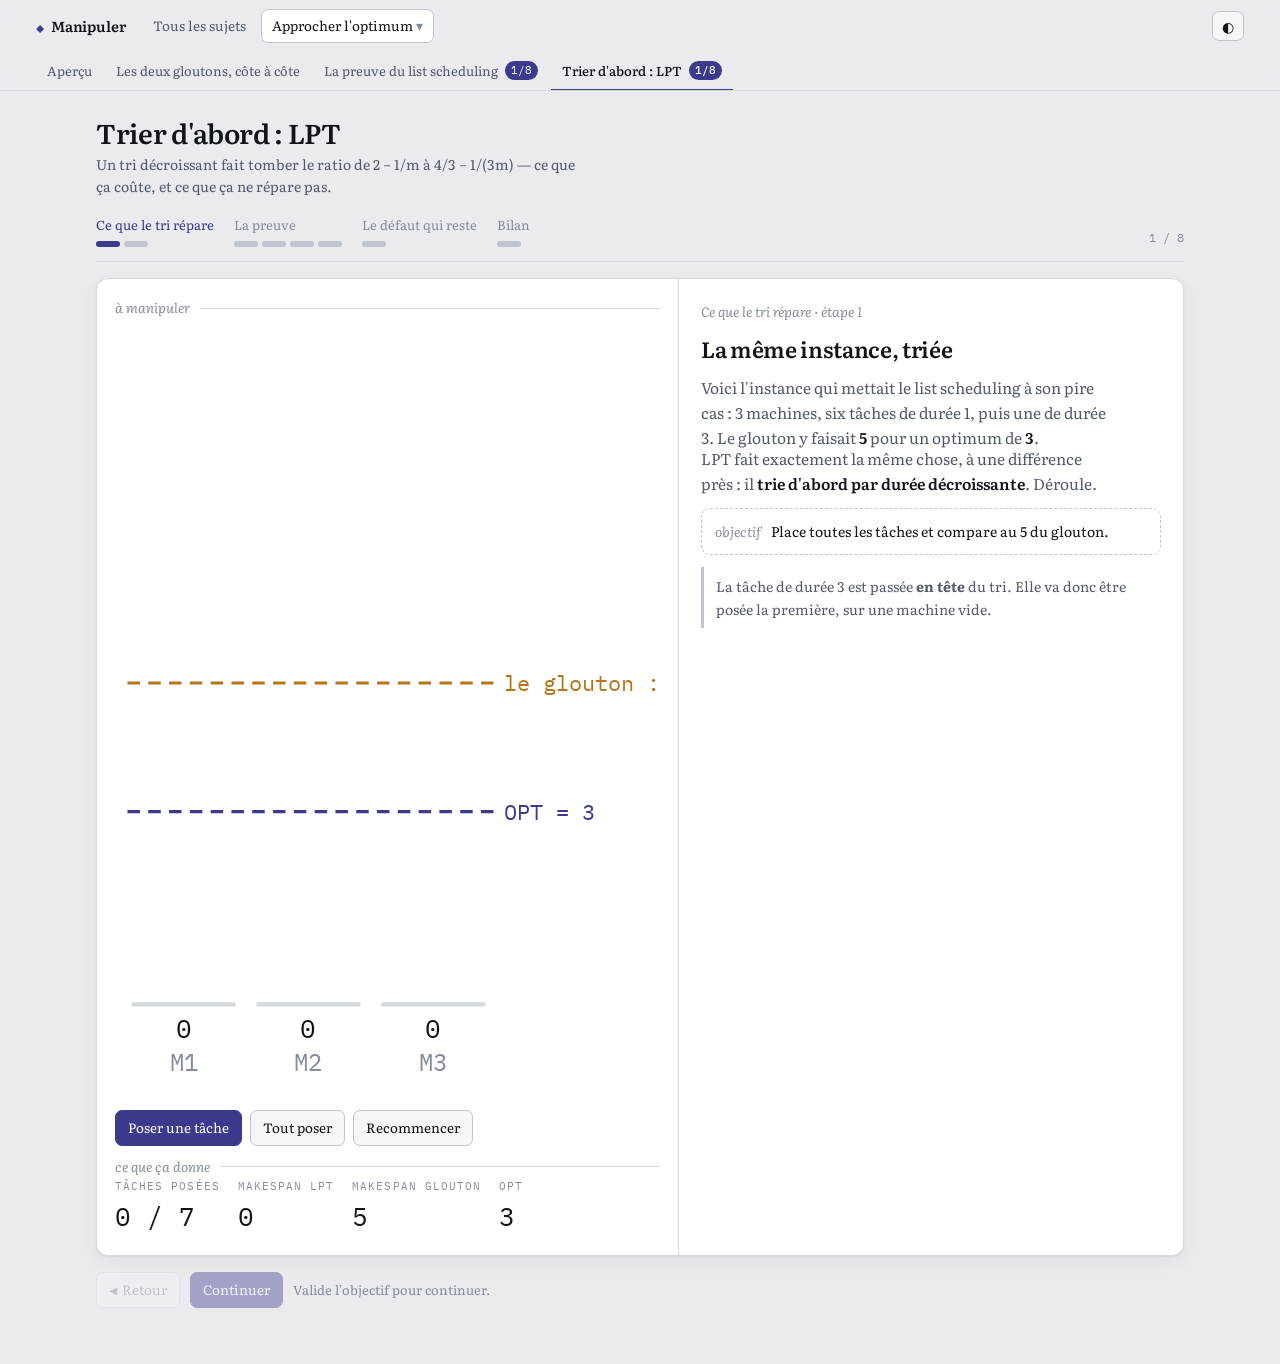
<file: modules/graphes-prog-dynamique/lecon-preuve-lpt.html>
<!doctype html>
<html lang="fr">
<head>
<meta charset="utf-8">
<meta name="viewport" content="width=device-width, initial-scale=1, viewport-fit=cover">
<title>Trier d'abord : LPT — leçon</title>
<meta name="description" content="Pourquoi trier les taches par duree decroissante fait tomber le ratio, et ce que la preuve y gagne.">
<link rel="preconnect" href="https://fonts.googleapis.com">
<link rel="preconnect" href="https://fonts.gstatic.com" crossorigin>
<link rel="stylesheet" href="https://fonts.googleapis.com/css2?family=IBM+Plex+Mono:wght@400;500;600&family=Literata:opsz,wght@7..72,400;7..72,500;7..72,600&display=swap">
<link rel="stylesheet" href="../../assets/css/system.css">
</head>
<body>
<div class="wrap">


  <header class="lesson-head">
    <h1 id="lesson-title"></h1>
    <p class="sub" id="lesson-sub"></p>
  </header>

  <div class="rail" id="rail"></div>

  <div class="stage">
    <div class="stage-fig">
      <div class="zone">à manipuler</div>
      <svg class="fig" id="fig" viewBox="0 0 520 250" role="img" aria-label="Figure de l'étape"></svg>
      <div id="host"></div>
      <div class="tools" id="tools"></div>
      <div id="readout-zone" hidden>
        <div class="zone">ce que ça donne</div>
        <div class="readout" id="readout"></div>
      </div>
    </div>
    <div class="stage-txt">
      <p class="eyebrow" id="st-chap"></p>
      <h2 id="st-title"></h2>
      <div id="st-say"></div>
      <div class="goal" id="st-goal" hidden><span class="mark">objectif</span><span id="st-goal-text"></span></div>
      <div class="fb" id="st-fb"></div>
    </div>
  </div>

  <div class="lesson-foot">
    <button id="back">◀ Retour</button>
    <button id="cont" class="primary">Continuer ▶</button>
    <span class="note" id="foot-note"></span>
  </div>
</div>

<script src="../../assets/js/lib/core.js"></script>
<script src="../../modules.js"></script>
<script src="../../assets/js/lib/progres.js"></script>
<script src="../../assets/js/lib/chrome.js"></script>
<script src="js/ordonnancement.js"></script>
<script src="../../assets/js/lib/lesson.js"></script>
<script src="js/lecon-lpt.js"></script>
</body>
</html>
</file>
<file: assets/css/system.css>
/* =========================================================================
   Systeme de design commun a tous les modules.
   Un seul endroit pour les couleurs, la typo et les composants partages.
   ========================================================================= */

/* ---------- jetons ---------- */
:root{
  --paper:#e9ebef; --panel:#ffffff; --panel-2:#f4f6f8;
  --ink:#10151c; --ink-2:#525b6b; --ink-3:#848d9c;
  --line:#d5d9e0; --line-2:#bfc5cf;
  --accent:#3b3a8c; --ok:#2f7d52; --no:#a8372a; --mark:#b5761a;
  --uA:#2d6a9f; --uB:#a2552f;
  --g0:#2d6a9f; --g1:#a2552f; --g2:#3f7d55; --g3:#7a4e8f; --g4:#8a6a16; --g5:#2f7a80;
  --shadow:0 1px 2px rgba(20,26,36,.06), 0 6px 18px rgba(20,26,36,.05);
  --sans:"Literata", Charter, Georgia, serif;
  --mono:"IBM Plex Mono", ui-monospace, Menlo, monospace;
}
@media (prefers-color-scheme: dark){
  :root:not([data-theme="light"]){
    --paper:#101318; --panel:#191d24; --panel-2:#14181e;
    --ink:#e4e7ec; --ink-2:#a0a8b8; --ink-3:#6e7686;
    --line:#2a303a; --line-2:#3a424f;
    --accent:#6aa7d8; --ok:#67b98a; --no:#e0796a; --mark:#ddaa4e;
    --uA:#6aa7d8; --uB:#dd9068;
    --g0:#6aa7d8; --g1:#dd9068; --g2:#74bb90; --g3:#b490cd; --g4:#cfae55; --g5:#64b8bd;
    --shadow:0 1px 2px rgba(0,0,0,.4), 0 8px 24px rgba(0,0,0,.3);
  }
}
:root[data-theme="dark"]{
  --paper:#101318; --panel:#191d24; --panel-2:#14181e;
  --ink:#e4e7ec; --ink-2:#a0a8b8; --ink-3:#6e7686;
  --line:#2a303a; --line-2:#3a424f;
  --accent:#9b9ae0; --ok:#67b98a; --no:#e0796a; --mark:#ddaa4e;
  --uA:#6aa7d8; --uB:#dd9068;
  --g0:#6aa7d8; --g1:#dd9068; --g2:#74bb90; --g3:#b490cd; --g4:#cfae55; --g5:#64b8bd;
  --shadow:0 1px 2px rgba(0,0,0,.4), 0 8px 24px rgba(0,0,0,.3);
}

/* ---------- socle ---------- */
*{ box-sizing:border-box; }
html,body{ margin:0; }
body{
  background:var(--paper); color:var(--ink);
  font-family:var(--sans); font-size:16px; line-height:1.62;
  -webkit-text-size-adjust:100%;
}
img{ max-width:100%; }
[hidden]{ display:none !important; }
code,.mono{ font-family:var(--mono); }
a{ color:var(--accent); }
:focus-visible{ outline:2px solid var(--accent); outline-offset:2px; }

.wrap{ max-width:1120px; margin:0 auto; padding-inline:16px; padding-block:22px 56px; }
.wrap.wide{ max-width:1240px; }

/* ---------- en-tete ---------- */
header.page{ border-bottom:1px solid var(--line); padding-bottom:18px; }
/* Une mention de contexte, pas une etiquette : meme famille que le texte,
   pas de capitales, pas d'interlettrage force. */
.eyebrow{ font-size:14px; color:var(--ink-3); margin:0 0 6px; font-style:italic; }
h1{ font-size:clamp(27px,4.2vw,40px); margin:0 0 10px; font-weight:600; letter-spacing:-.012em; line-height:1.18; text-wrap:balance; }
.sub{ margin:0; color:var(--ink-2); max-width:62ch; font-size:16.5px; }

section{ margin-bottom:34px; scroll-margin-top:66px; }
h2{ font-size:22px; font-weight:600; margin:0 0 5px; letter-spacing:-.008em; line-height:1.25; }
h3{ font-size:16px; font-weight:600; margin:0 0 6px; }
.lede{ color:var(--ink-2); margin:0 0 16px; max-width:62ch; font-size:15.5px; }
.tag{ font-size:14px; color:var(--ink-3); display:block; margin-bottom:3px; font-style:italic; }

/* ---------- cartes ---------- */
.card{ background:var(--panel); border:1px solid var(--line); border-radius:10px; box-shadow:var(--shadow); overflow:hidden; }
.card + .card{ margin-top:14px; }
.card-b{ padding:16px; }
.card-h{
  display:flex; align-items:baseline; gap:10px; flex-wrap:wrap;
  padding:11px 15px; border-bottom:1px solid var(--line);
  font-size:14.5px; font-weight:500; color:var(--ink-2);
}
.card-h .note{ letter-spacing:0; text-transform:none; font-size:12px; }

.split{ display:grid; grid-template-columns:minmax(0,1fr) minmax(0,.85fr); }
.split > div{ padding:16px; }
.split > div + div{ border-left:1px solid var(--line); }
@media (max-width:760px){
  .split{ grid-template-columns:1fr; }
  .split > div + div{ border-left:0; border-top:1px solid var(--line); }
}
.grid2{ display:grid; grid-template-columns:minmax(0,1.05fr) minmax(0,1fr); gap:16px; align-items:start; }
@media (max-width:860px){ .grid2{ grid-template-columns:1fr; } }

/* ---------- commandes ---------- */
button{
  font:inherit; font-size:13.5px; color:var(--ink); background:var(--panel-2);
  border:1px solid var(--line-2); border-radius:7px; padding:6px 12px; cursor:pointer;
}
button:hover{ border-color:var(--accent); color:var(--accent); }
button:disabled{ opacity:.4; cursor:default; border-color:var(--line); color:var(--ink-3); }
button.primary{ background:var(--accent); border-color:var(--accent); color:var(--panel); }
button.primary:hover{ filter:brightness(1.08); color:var(--panel); }
button[aria-pressed="true"]{ border-color:var(--accent); color:var(--accent); background:transparent; }
select{
  font:inherit; font-size:13px; padding:5px 8px; border-radius:7px;
  border:1px solid var(--line-2); background:var(--panel-2); color:var(--ink);
}
input[type=range]{ accent-color:var(--accent); flex:1 1 160px; min-width:110px; }
label.ctl{ font-family:var(--mono); font-size:12px; color:var(--ink-2); }
.row{ display:flex; gap:8px; flex-wrap:wrap; align-items:center; }
.row + .row{ margin-top:10px; }
.spacer{ flex:1 1 auto; }

.bar{
  display:flex; flex-wrap:wrap; gap:10px; align-items:center;
  background:var(--panel); border:1px solid var(--line); border-radius:10px;
  padding:10px 12px; box-shadow:var(--shadow); margin-bottom:16px;
}
.seg{ display:flex; gap:6px; align-items:center; }
.seg-label{ font-family:var(--mono); font-size:12px; color:var(--ink-3); }
.stepno{ font-family:var(--mono); font-size:12.5px; color:var(--ink-2); font-variant-numeric:tabular-nums; white-space:nowrap; }

/* ---------- figures ---------- */
svg.fig{ display:block; width:100%; height:auto; max-width:100%; }
.edge{ stroke:var(--line-2); stroke-width:2.5; fill:none; }
.edge.dead{ stroke:var(--line); stroke-width:2; stroke-dasharray:3 6; }
.edge.cur{ stroke:var(--mark); stroke-width:5; }
.edge.cross{ stroke:var(--no); stroke-width:5; }
.vcirc{ fill:var(--panel); stroke:var(--gc, var(--ink)); stroke-width:3; }
.vcirc.clickable{ cursor:pointer; }
.vlabel{ fill:var(--gc, var(--ink)); font-family:var(--mono); font-size:17px; font-weight:600; text-anchor:middle; dominant-baseline:central; pointer-events:none; }
.vnote{ fill:var(--ink-3); font-family:var(--mono); font-size:11px; text-anchor:middle; pointer-events:none; }
.elabel{ fill:var(--ink-3); font-family:var(--mono); font-size:11px; text-anchor:middle; pointer-events:none; }
.hull{ stroke-width:48; stroke-linejoin:round; stroke-linecap:round; }
.g0{--gc:var(--g0)} .g1{--gc:var(--g1)} .g2{--gc:var(--g2)}
.g3{--gc:var(--g3)} .g4{--gc:var(--g4)} .g5{--gc:var(--g5)}
.sideA .vcirc{ fill:color-mix(in srgb, var(--uA) 16%, var(--panel)); stroke:var(--uA); }
.sideB .vcirc{ fill:color-mix(in srgb, var(--uB) 16%, var(--panel)); stroke:var(--uB); }
.sideA .vlabel{ fill:var(--uA); } .sideB .vlabel{ fill:var(--uB); }

.legend{ display:flex; flex-wrap:wrap; gap:14px; margin-top:10px; font-size:12px; color:var(--ink-2); }
.legend i{ display:inline-block; width:22px; height:0; border-top-width:3px; border-top-style:solid; vertical-align:middle; margin-right:6px; }

/* ---------- lectures ---------- */
.read{ font-family:var(--mono); font-size:13px; color:var(--ink-2); }
.big{ font-family:var(--mono); font-size:34px; font-variant-numeric:tabular-nums; line-height:1.1; }
.big.sm{ font-size:19px; }
.big.good{ color:var(--ok); } .big.bad{ color:var(--no); }
.verdict{ font-size:13.5px; margin-top:8px; min-height:3.4em; }
.verdict code, .callout code, .lede code, .exam code{
  background:color-mix(in srgb, var(--accent) 12%, transparent);
  padding:1px 5px; border-radius:4px; font-family:var(--mono); font-size:.9em;
}
.setline{ font-family:var(--mono); font-size:13px; margin-top:10px; }
.setline b.a{ color:var(--uA); } .setline b.b{ color:var(--uB); }

.explain{ padding:14px; border-top:1px solid var(--line); background:var(--panel-2); }
.phase{ font-size:13.5px; font-style:italic; color:var(--ink-3); margin-bottom:6px; }
.explain p{ margin:0; font-size:14.5px; }
.k-ok{ color:var(--ok); font-weight:600; }
.k-no{ color:var(--no); font-weight:600; }

/* ---------- compteurs ---------- */
.counters{ display:grid; grid-template-columns:repeat(auto-fit,minmax(110px,1fr)); gap:1px; background:var(--line); border-radius:8px; overflow:hidden; }
.counters > div{ background:var(--panel-2); padding:9px 10px; }
.counters .t{ font-family:var(--mono); font-size:10.5px; letter-spacing:.1em; text-transform:uppercase; color:var(--ink-3); }
.counters .v{ font-family:var(--mono); font-size:19px; font-variant-numeric:tabular-nums; margin-top:1px; }
.counters .v.ok{ color:var(--ok); } .counters .v.todo{ color:var(--mark); }

/* ---------- tableaux de valeurs ---------- */
.arr{ display:flex; gap:5px; flex-wrap:wrap; }
.arr-title{ font-family:var(--mono); font-size:12px; color:var(--ink-2); margin:0 0 6px; }
.arr-title span{ color:var(--ink-3); }
.arr + .arr-title{ margin-top:14px; }
.cell{ width:46px; flex:0 0 auto; text-align:center; }
.cell .ix{ font-family:var(--mono); font-size:10.5px; color:var(--ink-3); }
.cell .bx{
  border:1px solid var(--line-2); border-radius:6px; padding:5px 0; background:var(--panel-2);
  font-family:var(--mono); font-size:15px; font-variant-numeric:tabular-nums;
}
.cell.chg .bx{ border-color:var(--mark); background:color-mix(in srgb, var(--mark) 16%, var(--panel-2)); font-weight:600; }
.cell.zero .bx{ color:var(--ink-3); }

.members{ margin-top:14px; display:flex; flex-direction:column; gap:5px; }
.mrow{ font-family:var(--mono); font-size:13px; display:flex; gap:8px; align-items:baseline; flex-wrap:wrap; }
.mrow b{ color:var(--gc, var(--ink)); font-weight:600; }
.mrow .tail{ color:var(--ink-3); }

.chips{ display:flex; flex-wrap:wrap; gap:6px; }
.chip{
  font-family:var(--mono); font-size:13px; padding:4px 9px; border-radius:6px;
  border:1px solid var(--line-2); background:var(--panel-2); color:var(--ink-2);
}
.chip .i{ font-size:9.5px; color:var(--ink-3); display:block; line-height:1; margin-bottom:2px; }
.chip.done-ok{ border-color:var(--ok); color:var(--ok); }
.chip.done-no{ border-color:var(--no); color:var(--no); text-decoration:line-through; }
.chip.cur{ border-color:var(--mark); background:color-mix(in srgb, var(--mark) 16%, var(--panel-2)); color:var(--ink); font-weight:600; }
.chip.unused{ opacity:.45; }

table.data{ border-collapse:collapse; width:100%; font-family:var(--mono); font-size:13px; font-variant-numeric:tabular-nums; }
table.data th, table.data td{ text-align:right; padding:5px 8px; border-bottom:1px solid var(--line); }
table.data th{ color:var(--ink-3); font-weight:500; font-size:11.5px; }
table.data tr.hl td{ background:color-mix(in srgb, var(--mark) 15%, transparent); }
.tw{ overflow-x:auto; }

/* ---------- fractions et bits ---------- */
.prod{ display:flex; flex-wrap:wrap; align-items:center; gap:2px; padding:12px 0; }
.prod .x{ color:var(--ink-3); font-family:var(--mono); }
.frac{ display:inline-flex; flex-direction:column; align-items:center; margin:0 1px; font-family:var(--mono); font-size:13px; }
.frac .n{ padding:0 5px; }
.frac .d{ padding:0 5px; border-top:1px solid var(--ink-2); }
.frac .gone{ opacity:.22; text-decoration:line-through; }
.frac .keep{ color:var(--ok); font-weight:600; }

.bits{ display:flex; gap:4px; flex-wrap:wrap; }
.bit{
  width:30px; text-align:center; font-family:var(--mono); font-size:15px;
  border:1px solid var(--line-2); border-radius:5px; padding:4px 0; background:var(--panel-2);
}
.bit.one{ border-color:var(--ok); color:var(--ok); font-weight:600; }
.bit.cur{ border-color:var(--mark); background:color-mix(in srgb, var(--mark) 16%, var(--panel-2)); }

/* ---------- encarts ---------- */
.callout{
  border-left:3px solid var(--accent); background:var(--panel-2);
  padding:12px 14px; border-radius:0 8px 8px 0; margin-top:14px; font-size:14px;
}
.callout b{ color:var(--accent); }
.callout.warn{ border-left-color:var(--mark); } .callout.warn b{ color:var(--mark); }
.callout.ok{ border-left-color:var(--ok); } .callout.ok b{ color:var(--ok); }

ol.exam, ul.exam{ list-style:none; margin:0; padding:0; display:grid; gap:1px; background:var(--line); border:1px solid var(--line); border-radius:10px; overflow:hidden; }
.exam li{ background:var(--panel); padding:12px 14px; display:grid; grid-template-columns:28px 1fr; gap:12px; align-items:start; }
.exam .num{ font-family:var(--mono); font-size:12px; color:var(--ink-3); padding-top:2px; }
.exam b{ display:block; }
.exam span{ color:var(--ink-2); font-size:13.5px; }

/* ---------- panneau de code ---------- */
.tabs{ display:flex; gap:4px; flex-wrap:wrap; padding:8px 10px 0; }
.tabs button{ border-radius:7px 7px 0 0; border-bottom-color:transparent; font-size:12.5px; font-family:var(--mono); }
.tabs button[aria-selected="true"]{ background:var(--panel); border-color:var(--line); border-bottom-color:var(--panel); color:var(--accent); }
pre.code{ margin:0; padding:12px 0; overflow-x:auto; background:var(--panel); border-top:1px solid var(--line); }
pre.code .ln{ display:block; padding:0 14px 0 0; white-space:pre; font-family:var(--mono); font-size:12.5px; line-height:1.62; }
pre.code .ln .n{ display:inline-block; width:34px; text-align:right; margin-right:12px; color:var(--ink-3); user-select:none; }
pre.code .ln.hl{ background:color-mix(in srgb, var(--mark) 15%, transparent); box-shadow:inset 3px 0 0 var(--mark); }
pre.code .ln.cm{ color:var(--ink-3); }
.codenote{ padding:10px 14px; border-top:1px solid var(--line); font-size:12.5px; color:var(--ink-3); }

/* ---------- cartes de lien / modules ---------- */
.cards{ display:grid; grid-template-columns:repeat(auto-fill,minmax(270px,1fr)); gap:14px; }
a.linkcard{
  display:block; text-decoration:none; color:inherit; background:var(--panel);
  border:1px solid var(--line); border-radius:10px; padding:16px; box-shadow:var(--shadow);
}
a.linkcard:hover{ border-color:var(--accent); }
a.linkcard .k{ font-size:13.5px; font-style:italic; color:var(--ink-3); }
a.linkcard .t{ font-weight:600; margin:4px 0 4px; font-size:16px; }
a.linkcard .d{ color:var(--ink-2); font-size:13.5px; }
a.linkcard .meta{ margin-top:10px; display:flex; gap:8px; flex-wrap:wrap; }
.pill{
  font-family:var(--mono); font-size:11px; padding:2px 7px; border-radius:999px;
  border:1px solid var(--line-2); color:var(--ink-3);
}
.pill.live{ border-color:var(--ok); color:var(--ok); }
.pill.wip{ border-color:var(--mark); color:var(--mark); }
.card.muted{ opacity:.72; }

footer.page{ border-top:1px solid var(--line); padding-top:16px; margin-top:34px; color:var(--ink-2); font-size:13.5px; }
footer.page p{ margin:0 0 8px; max-width:70ch; }
kbd{ font-family:var(--mono); font-size:11.5px; border:1px solid var(--line-2); border-bottom-width:2px; border-radius:4px; padding:1px 5px; color:var(--ink-2); }

@media (prefers-reduced-motion:no-preference){
  .cell .bx, .chip, .edge, .vcirc{ transition:all .18s ease; }
}

/* =========================================================================
   Lecteur de lecon : une idee par ecran, un objectif a valider.
   ========================================================================= */
/* en-tete de lecon : on sait toujours dans quelle lecon on se trouve */
.lesson-head{ margin-bottom:16px; }
.lesson-head h1{ font-size:clamp(21px,3.2vw,27px); margin:0 0 4px; }
.lesson-head .sub{ font-size:14px; max-width:62ch; }

/* rail : les etapes groupees par chapitre, pour voir la forme de la lecon */
.rail{
  display:flex; gap:20px; align-items:flex-end; flex-wrap:wrap;
  margin:0 0 16px; padding-bottom:14px; border-bottom:1px solid var(--line);
}
.rail .chap{ display:flex; flex-direction:column; gap:6px; }
.rail .chap-name{ font-size:13px; color:var(--ink-3); white-space:nowrap; }
.rail .chap.cur .chap-name{ color:var(--accent); }
.rail .dots{ display:flex; gap:4px; }
.rail .dot{
  width:24px; height:6px; border-radius:999px; background:var(--line-2); border:0; padding:0;
  cursor:default; flex:0 0 auto;
}
.rail .dot.seen{ background:var(--accent); opacity:.4; cursor:pointer; }
.rail .dot.cur{ background:var(--accent); opacity:1; }
.rail .count{
  font-family:var(--mono); font-size:11.5px; color:var(--ink-3);
  margin-left:auto; white-space:nowrap; align-self:flex-end;
}

.stage{
  background:var(--panel); border:1px solid var(--line); border-radius:12px;
  box-shadow:var(--shadow); overflow:hidden;
  display:grid; grid-template-columns:minmax(0,1.15fr) minmax(0,1fr);
}
@media (max-width:820px){ .stage{ grid-template-columns:1fr; } }
.stage-fig{ padding:18px; display:flex; flex-direction:column; gap:10px; justify-content:center; }
.stage-txt{ padding:22px; border-left:1px solid var(--line); display:flex; flex-direction:column; gap:12px; }
@media (max-width:820px){ .stage-txt{ border-left:0; border-top:1px solid var(--line); } }

/* intitule des trois zones : ce qu'on manipule, ce que ca donne */
.zone{ font-size:13.5px; font-style:italic; color:var(--ink-3); display:flex; align-items:center; gap:10px; }
.zone::after{ content:""; flex:1 1 auto; height:1px; background:var(--line); }
.stage-txt .eyebrow{ margin:0; font-size:13.5px; }
.stage-txt h2{ font-size:22px; margin:0; letter-spacing:-.015em; text-wrap:balance; }
.stage-txt .say{ margin:0; font-size:15.5px; color:var(--ink-2); max-width:46ch; }
.stage-txt .say strong{ color:var(--ink); font-weight:600; }
.stage-txt .say + .say{ margin-top:-4px; }

.goal{
  border:1px dashed var(--line-2); border-radius:9px; padding:11px 13px;
  font-size:14px; display:flex; gap:10px; align-items:flex-start;
}
.goal .mark{ font-size:13.5px; font-style:italic; color:var(--ink-3); flex:0 0 auto; padding-top:1px; }
.goal.done{ border-style:solid; border-color:var(--ok); background:color-mix(in srgb, var(--ok) 8%, transparent); }
.goal.done .mark{ color:var(--ok); }

.fb{ font-size:14px; min-height:2.6em; }
.fb:not(:empty){
  border-left:3px solid var(--line-2); padding:8px 0 8px 12px; color:var(--ink-2);
}
.fb.ok:not(:empty){ border-left-color:var(--ok); color:var(--ink); }
.fb.ko:not(:empty){ border-left-color:var(--no); color:var(--ink); }
.fb.ok strong{ color:var(--ok); }

.tools{ display:flex; gap:8px; flex-wrap:wrap; align-items:center; }
.readout{ display:flex; gap:18px; flex-wrap:wrap; align-items:baseline; }
.readout .t{ font-family:var(--mono); font-size:10.5px; letter-spacing:.1em; text-transform:uppercase; color:var(--ink-3); display:block; }
.readout .v{ font-family:var(--mono); font-size:26px; font-variant-numeric:tabular-nums; }
.readout .v.good{ color:var(--ok); } .readout .v.bad{ color:var(--no); }

.quiz{ display:flex; gap:8px; flex-wrap:wrap; }
.quiz button.right{ border-color:var(--ok); color:var(--ok); }
.quiz button.wrong{ border-color:var(--no); color:var(--no); }

.tally{ display:flex; flex-direction:column; gap:7px; width:100%; }
.tally .line{ display:flex; align-items:center; gap:10px; font-family:var(--mono); font-size:13px; }
.tally .lab{ width:88px; flex:0 0 auto; color:var(--ink-2); }
.tally .track{ flex:1 1 auto; height:16px; background:var(--panel-2); border:1px solid var(--line); border-radius:4px; overflow:hidden; }
.tally .fill{ height:100%; background:var(--accent); }
.tally .fill.good{ background:var(--ok); }
.tally .cnt{ width:36px; text-align:right; flex:0 0 auto; font-variant-numeric:tabular-nums; }

.lesson-foot{ display:flex; gap:10px; align-items:center; margin-top:16px; }
.lesson-foot .note{ color:var(--ink-3); font-size:13px; }

.done-screen{ text-align:center; padding:34px 18px; }
.done-screen .big{ font-size:40px; color:var(--ok); }

/* =========================================================================
   Simulateur d'entrelacement (threads.js)
   ========================================================================= */
.simgrid{ display:grid; grid-template-columns:repeat(auto-fit,minmax(170px,1fr)); gap:12px; }
.th{ display:flex; flex-direction:column; gap:8px; min-width:0; }
.th-head{ display:flex; align-items:baseline; gap:8px; justify-content:space-between; }
.th-name{ font-family:var(--mono); font-size:12.5px; font-weight:600; }
.th-state{
  font-family:var(--mono); font-size:11px; color:var(--ink-3);
  border:1px solid var(--line); border-radius:999px; padding:1px 8px;
}
.th-state.blocked{ color:var(--no); border-color:var(--no); }
.th-state.done{ color:var(--ok); border-color:var(--ok); }

.th-code{ border:1px solid var(--line); border-radius:8px; overflow:hidden; background:var(--panel-2); }
.th.is-blocked .th-code{ border-color:var(--no); }
.ins{
  font-family:var(--mono); font-size:12.5px; padding:5px 10px; white-space:nowrap;
  overflow-x:auto; color:var(--ink-2); border-bottom:1px solid var(--line);
}
.ins:last-child{ border-bottom:0; }
.ins.done{ color:var(--ink-3); text-decoration:line-through; }
.ins.cur{
  background:color-mix(in srgb, var(--mark) 16%, transparent);
  box-shadow:inset 3px 0 0 var(--mark); color:var(--ink); font-weight:600;
}
.ins.cur.blocked{ background:color-mix(in srgb, var(--no) 14%, transparent); box-shadow:inset 3px 0 0 var(--no); }
.ins.note{ font-style:italic; color:var(--ink-3); }

.simstate{ display:flex; flex-wrap:wrap; gap:8px; margin-top:12px; }
.slot{
  display:inline-flex; align-items:baseline; gap:7px; font-family:var(--mono); font-size:12.5px;
  border:1px solid var(--line-2); border-radius:7px; padding:4px 9px; background:var(--panel-2);
}
.slot .k{ color:var(--ink-3); font-size:11px; }
.slot .val{ font-variant-numeric:tabular-nums; }
.slot.mem{ border-color:var(--accent); }
.slot.mem .val{ color:var(--accent); font-weight:600; font-size:14px; }
.slot.lock.held{ border-color:var(--no); }
.slot.lock.held .val{ color:var(--no); }

.codeblock{
  font-family:var(--mono); font-size:12.5px; background:var(--panel-2); border:1px solid var(--line);
  border-radius:8px; padding:10px 12px; overflow-x:auto; white-space:pre; margin:0;
}
.codeblock .hot{ color:var(--no); font-weight:600; }
.codeblock .cold{ color:var(--ok); }

/* =========================================================================
   Revision par cartes (cards.js)
   ========================================================================= */
.deck{ background:var(--panel); border:1px solid var(--line); border-radius:12px; box-shadow:var(--shadow); overflow:hidden; }
.deck-head{
  display:flex; gap:16px; align-items:flex-end; flex-wrap:wrap;
  padding:14px 18px; border-bottom:1px solid var(--line); background:var(--panel-2);
}
.deck-head .counters{ background:transparent; border:0; gap:18px; display:flex; }
.deck-head .counters > div{ background:transparent; padding:0; }
.deck-head .progress{
  margin-left:auto; font-family:var(--mono); font-size:12.5px; color:var(--ink-3);
  font-variant-numeric:tabular-nums; white-space:nowrap;
}
.deck-body{ padding:22px 18px; min-height:230px; }
.deck-foot{ display:flex; gap:10px; padding:14px 18px; border-top:1px solid var(--line); flex-wrap:wrap; }

.card-tag{ font-size:13.5px; font-style:italic; color:var(--ink-3); margin-bottom:10px; min-height:1em; }
.card-q{ font-size:17.5px; line-height:1.45; max-width:62ch; text-wrap:balance; }
.card-q code{ font-family:var(--mono); font-size:.88em; background:color-mix(in srgb, var(--accent) 12%, transparent); padding:1px 5px; border-radius:4px; }
.card-a{
  font-size:15.5px; color:var(--ink); border-left:3px solid var(--accent);
  padding:10px 0 10px 14px; max-width:62ch;
}
.card-a code{ font-family:var(--mono); font-size:.9em; }
.card-zone{ margin-top:16px; }
.card-rate{ display:flex; gap:8px; flex-wrap:wrap; margin-top:14px; }

.card-opts{ display:flex; flex-direction:column; gap:8px; max-width:62ch; }
button.card-opt{ text-align:left; padding:10px 14px; font-size:14.5px; line-height:1.4; }
button.card-opt.right{ border-color:var(--ok); color:var(--ok); background:color-mix(in srgb, var(--ok) 9%, transparent); }
button.card-opt.wrong{ border-color:var(--no); color:var(--no); background:color-mix(in srgb, var(--no) 9%, transparent); }

.card-codeopts{ display:grid; grid-template-columns:repeat(auto-fit,minmax(240px,1fr)); gap:10px; }
.card-codeopt{ border:1px solid var(--line-2); border-radius:9px; padding:4px; cursor:pointer; background:var(--panel); }
.card-codeopt:hover{ border-color:var(--accent); }
.card-codeopt .codeblock{ border:0; background:transparent; margin:0; font-size:12px; }
.card-codeopt.right{ border-color:var(--ok); background:color-mix(in srgb, var(--ok) 8%, transparent); }
.card-codeopt.wrong{ border-color:var(--no); background:color-mix(in srgb, var(--no) 8%, transparent); }

.codeblock.trous{ line-height:2; }
select.trou{
  font-family:var(--mono); font-size:12px; padding:1px 4px; border-radius:5px;
  border:1px solid var(--accent); background:var(--panel); color:var(--ink); margin:0 2px;
}
select.trou.right{ border-color:var(--ok); color:var(--ok); }
select.trou.wrong{ border-color:var(--no); color:var(--no); }

.card-fb{ margin-top:16px; font-size:14px; min-height:2.4em; max-width:66ch; }
.card-fb:not(:empty){ border-left:3px solid var(--line-2); padding:8px 0 8px 12px; color:var(--ink-2); }
.card-fb.ok:not(:empty){ border-left-color:var(--ok); color:var(--ink); }
.card-fb.ko:not(:empty){ border-left-color:var(--no); color:var(--ink); }

/* =========================================================================
   Navigation du site (chrome.js) — barre haute + barre de sujet
   ========================================================================= */
.nav{
  position:sticky; top:0; z-index:20;
  background:color-mix(in srgb, var(--paper) 92%, transparent);
  backdrop-filter:saturate(140%) blur(10px);
  border-bottom:1px solid var(--line);
  padding-top:env(safe-area-inset-top, 0px);
}
.nav-in{
  max-width:1240px; margin:0 auto; padding:9px 16px;
  display:flex; align-items:center; gap:18px;
}

.brand{
  display:inline-flex; align-items:baseline; gap:7px; text-decoration:none; color:var(--ink);
  font-weight:600; font-size:14.5px; letter-spacing:-.01em; white-space:nowrap;
}
.brand .mark{ color:var(--accent); font-size:11px; }
.brand:hover{ color:var(--accent); }

.nav-links{ display:flex; align-items:center; gap:6px; min-width:0; }
.nav-links > a{
  text-decoration:none; color:var(--ink-2); font-size:13.5px;
  padding:5px 9px; border-radius:7px; white-space:nowrap;
}
.nav-links > a:hover{ color:var(--accent); background:var(--panel-2); }
.nav-links > a.cur{ color:var(--ink); background:var(--panel-2); }

/* selecteur de sujet : un <details>, sans script d'ouverture */
.switch{ position:relative; }
.switch summary{
  list-style:none; cursor:pointer; font-size:13.5px; color:var(--ink);
  padding:5px 10px; border:1px solid var(--line-2); border-radius:7px;
  background:var(--panel); white-space:nowrap; max-width:46vw; overflow:hidden; text-overflow:ellipsis;
}
.switch summary::-webkit-details-marker{ display:none; }
.switch summary::after{ content:" ▾"; color:var(--ink-3); }
.switch summary:hover{ border-color:var(--accent); color:var(--accent); }
.switch[open] summary{ border-color:var(--accent); }
.switch .menu{
  position:absolute; top:calc(100% + 6px); left:0; z-index:30;
  min-width:260px; background:var(--panel); border:1px solid var(--line);
  border-radius:10px; box-shadow:var(--shadow); overflow:hidden;
}
.switch .menu a{
  display:flex; flex-direction:column; gap:1px; padding:9px 13px;
  text-decoration:none; color:var(--ink); border-bottom:1px solid var(--line);
}
.switch .menu a:last-child{ border-bottom:0; }
.switch .menu a:hover{ background:var(--panel-2); }
.switch .menu a.cur{ background:color-mix(in srgb, var(--accent) 10%, transparent); }
.switch .menu a.muted{ opacity:.6; }
.switch .menu .t{ font-size:14px; font-weight:500; }
.switch .menu .k{ font-size:13px; font-style:italic; color:var(--ink-3); }

.theme{
  margin-left:auto; flex:0 0 auto; width:32px; height:30px; padding:0;
  font-size:14px; line-height:1; border-radius:7px;
}

/* barre du sujet courant */
.subnav-in{ max-width:1240px; margin:0 auto; padding:0 16px; }
.subnav{ display:flex; gap:2px; overflow-x:auto; }
.subnav a{
  display:inline-flex; align-items:center; gap:7px; white-space:nowrap;
  text-decoration:none; color:var(--ink-2); font-size:13px;
  padding:8px 11px; border-bottom:2px solid transparent; margin-bottom:-1px;
}
.subnav a:hover{ color:var(--accent); }
.subnav a.cur{ color:var(--ink); border-bottom-color:var(--accent); font-weight:500; }
.badge{
  font-family:var(--mono); font-size:10.5px; font-variant-numeric:tabular-nums;
  background:var(--accent); color:var(--panel); border-radius:999px; padding:1px 6px;
}
.subnav a.cur .badge{ background:var(--accent); }

/* la barre remplace le fil d'Ariane : la page reprend sous elle */
.wrap{ padding-block:26px 56px; }
@media (max-width:620px){
  .nav-in{ gap:10px; padding:8px 12px; }
  .brand span:last-child{ display:none; }
  .nav-links > a{ padding:5px 7px; font-size:13px; }
}

/* =========================================================================
   L'accueil et le parcours d'un sujet.

   Principe : la couleur vive (--mark) ne sert qu'a ce qui est en cours.
   Tout ce qui est fait, a faire ou simplement disponible reste en encre.
   ========================================================================= */

/* --- la jauge : un segment par etape, c'est la forme reelle de la lecon --- */
.jauge{ display:inline-flex; gap:3px; vertical-align:middle; }
.jauge .seg{
  width:14px; height:7px; border-radius:2px; background:var(--line-2); display:block;
}
.jauge .seg.plein{ background:var(--mark); }
.jauge-ligne{ display:flex; align-items:center; gap:12px; flex-wrap:wrap; margin:14px 0 18px; }
.jauge-txt{ font-size:14.5px; color:var(--ink-2); }

/* --- reprendre : le premier objet de la page, et le plus gros --- */
.reprise{
  border-top:2px solid var(--ink); border-bottom:1px solid var(--line);
  padding:26px 0 28px; margin-bottom:0;
}
.amorce{ margin:0 0 6px; font-size:14.5px; font-style:italic; color:var(--ink-3); }
.reprendre-titre{ font-size:clamp(24px,3.6vw,32px); margin:0 0 4px; font-weight:600; line-height:1.2; }
.reprendre-sous{ margin:0; color:var(--ink-2); font-size:16px; }

a.bouton, button.bouton{
  display:inline-block; text-decoration:none; font:inherit; font-size:16px; font-weight:500;
  background:var(--ink); color:var(--paper); border:1px solid var(--ink);
  border-radius:3px; padding:9px 20px; cursor:pointer;
}
a.bouton:hover, button.bouton:hover{ background:var(--accent); border-color:var(--accent); color:#fff; }
a.bouton.mince{
  background:transparent; color:var(--ink); border-color:var(--line-2);
  font-size:14.5px; padding:6px 14px; font-weight:400;
}
a.bouton.mince:hover{ border-color:var(--accent); color:var(--accent); background:transparent; }

/* --- a revoir : une ligne, pas une carte --- */
.revoir{
  display:flex; align-items:baseline; gap:18px; flex-wrap:wrap;
  padding:16px 0; border-bottom:1px solid var(--line);
}
.revoir-ligne{ display:flex; align-items:baseline; gap:10px; }
.revoir-nombre{ font-family:var(--mono); font-size:28px; color:var(--mark); font-variant-numeric:tabular-nums; }
.revoir-txt{ font-size:16px; color:var(--ink-2); }
.revoir-liens{ display:flex; gap:8px; flex-wrap:wrap; margin-left:auto; }

/* --- la table des matieres : des filets, pas des cartes --- */
.sujets{ display:flex; flex-direction:column; }
a.sujet{
  display:flex; gap:24px; align-items:flex-start; justify-content:space-between;
  padding:22px 0; border-bottom:1px solid var(--line);
  text-decoration:none; color:inherit;
}
a.sujet:hover h3{ color:var(--accent); }
a.sujet.muet{ opacity:.6; }
.sujet-texte{ min-width:0; }
.sujet-texte h3{ font-size:20px; margin:0 0 5px; font-weight:600; }
.sujet-texte p{ margin:0; color:var(--ink-2); font-size:15.5px; max-width:56ch; }
.sujet-contenu{ margin-top:7px !important; color:var(--ink-3) !important; font-size:14px !important; font-style:italic; }
.sujet-etat{ display:flex; align-items:center; gap:10px; flex:0 0 auto; padding-top:4px; }
.mention{ font-size:14px; color:var(--ink-3); white-space:nowrap; }
.mention.fini{ color:var(--ok); }

/* --- le parcours : une sequence, donc un chemin --- */
.parcours{ display:flex; flex-direction:column; }
.etape{
  display:grid; grid-template-columns:28px minmax(0,1fr) auto; gap:18px;
  align-items:start; padding:20px 0; position:relative;
}
.etape + .etape{ border-top:1px solid var(--line); }
.etape .noeud{
  width:13px; height:13px; border-radius:50%; margin:6px 0 0 7px;
  border:2px solid var(--line-2); background:var(--paper); position:relative; z-index:1;
}
.etape .noeud.encours{ border-color:var(--mark); background:var(--mark); }
.etape .noeud.fini{ border-color:var(--ok); background:var(--ok); }
.etape .noeud.avenir{ border-style:dashed; }
/* le trait qui relie les etapes passe derriere les pastilles */
.etape::before{
  content:""; position:absolute; left:13px; top:0; bottom:0; width:2px; background:var(--line);
}
.etape:first-child::before{ top:26px; }
.etape:last-child::before{ bottom:calc(100% - 26px); }
.etape.avenir{ opacity:.55; }
.etape-corps h3{ font-size:18.5px; margin:0 0 4px; font-weight:600; }
.etape-corps p{ margin:0; color:var(--ink-2); font-size:15px; max-width:54ch; }
.etape-meta{ display:flex; gap:14px; flex-wrap:wrap; margin-top:9px; align-items:baseline; }
.etape-meta .role{ font-size:13.5px; color:var(--ink-3); font-style:italic; }
.etape-meta .etat{ font-size:13.5px; color:var(--ink-2); }
.etape-meta .etat.encours{ color:var(--mark); }
.etape-meta .etat.fini{ color:var(--ok); }
.etape-action{ padding-top:2px; }
@media (max-width:620px){
  .etape{ grid-template-columns:28px minmax(0,1fr); }
  .etape-action{ grid-column:2; padding-top:12px; }
}

/* --- un titre de section porte son role sans etiquette au-dessus --- */
.section-titre{
  display:flex; align-items:baseline; gap:14px; margin:36px 0 4px;
  padding-bottom:9px; border-bottom:1px solid var(--line);
}
.section-titre h2{ margin:0; }
.section-titre .compte{ font-size:14px; color:var(--ink-3); margin-left:auto; }

/* =========================================================================
   Table de mesures : les relevés d'un TP, affichés dans une leçon.
   Des filets et des chiffres alignés, pas des cartes : on vient ici pour
   comparer des colonnes entre elles.
   ========================================================================= */
.tpt{ width:100%; border-collapse:collapse; font-family:var(--mono); font-size:12.5px; }
.tpt th{
  text-align:right; font-weight:500; font-size:10.5px; letter-spacing:.08em;
  text-transform:uppercase; color:var(--ink-3); padding:0 7px 6px;
  border-bottom:1px solid var(--line); white-space:nowrap;
}
.tpt th:first-child, .tpt td:first-child{ text-align:left; }
.tpt td{
  text-align:right; padding:5px 7px; border-bottom:1px solid var(--line);
  font-variant-numeric:tabular-nums; white-space:nowrap;
}
.tpt tbody tr{ cursor:pointer; }
.tpt tbody tr:hover td{ background:var(--panel-2); }
.tpt tr.cur td{ background:var(--panel-2); box-shadow:inset 3px 0 0 var(--accent); }
.tpt td.sur{ color:var(--ok); }
.tpt td.pasur{ color:var(--ink-3); }
.tpt-wrap{ overflow-x:auto; }

/* une barre de proportion lue d'un coup d'oeil, dans une cellule ou seule */
.prop{
  position:relative; height:9px; border-radius:2px; background:var(--line-2);
  overflow:hidden; min-width:60px;
}
.prop > i{ position:absolute; left:0; top:0; bottom:0; background:var(--mark); }
.prop.ok > i{ background:var(--ok); }

/* =========================================================================
   Ordonnancement : des machines en colonnes, les taches empilees dessus.
   Le dessin est en SVG (voir modules/graphes-prog-dynamique/js/ordonnancement.js) ;
   seules les couleurs et les traits vivent ici, pour suivre les deux themes.
   ========================================================================= */
.ordo{ width:100%; height:auto; display:block; }

/* une tache : un bloc neutre. La couleur vive ne sert qu'a ce qui est en cours. */
.ordo .t-bloc{ fill:var(--panel-2); stroke:var(--line-2); stroke-width:1.5; }
.ordo .t-bloc.cur{ fill:color-mix(in srgb, var(--mark) 26%, var(--panel)); stroke:var(--mark); }
.ordo .t-bloc.jstar{ fill:color-mix(in srgb, var(--accent) 22%, var(--panel)); stroke:var(--accent); }
.ordo .t-bloc.avant{ fill:var(--panel-2); stroke:var(--line-2); stroke-dasharray:3 2; }
.ordo .t-txt{ fill:var(--ink-2); font-family:var(--mono); font-size:11px; text-anchor:middle; dominant-baseline:central; pointer-events:none; }
.ordo .t-txt.sur{ fill:var(--ink); font-weight:600; }

/* le socle d'une machine, et son etiquette */
.ordo .m-socle{ stroke:var(--line); stroke-width:2; }
.ordo .m-nom{ fill:var(--ink-3); font-family:var(--mono); font-size:11.5px; text-anchor:middle; }
.ordo .m-charge{ fill:var(--ink); font-family:var(--mono); font-size:12.5px; text-anchor:middle; font-variant-numeric:tabular-nums; }
.ordo .m-col.crit .m-charge{ fill:var(--no); font-weight:600; }
.ordo .m-col.moins .m-nom{ fill:var(--ok); }
.ordo .m-halo{ fill:none; stroke:var(--no); stroke-width:2; stroke-dasharray:4 3; }
.ordo .m-halo.moins{ stroke:var(--ok); }

/* les reperes horizontaux : OPT, la moyenne, la plus grande tache */
.ordo .repere{ stroke-width:1.5; stroke-dasharray:6 4; }
.ordo .repere.opt{ stroke:var(--accent); }
.ordo .repere.moy{ stroke:var(--ok); }
.ordo .repere.maxt{ stroke:var(--mark); }
.ordo .repere-txt{ font-family:var(--mono); font-size:10.5px; dominant-baseline:central; }
.ordo .repere-txt.opt{ fill:var(--accent); }
.ordo .repere-txt.moy{ fill:var(--ok); }
.ordo .repere-txt.maxt{ fill:var(--mark); }

/* la file des taches qui restent a placer */
.file{ display:flex; gap:4px; flex-wrap:wrap; align-items:flex-end; min-height:34px; }
.file-t{
  font-family:var(--mono); font-size:12px; font-variant-numeric:tabular-nums;
  border:1px solid var(--line-2); border-radius:5px; padding:2px 7px;
  background:var(--panel-2); color:var(--ink-2);
}
.file-t.cur{ border-color:var(--mark); color:var(--mark); font-weight:600; }
.file-t.posee{ opacity:.3; text-decoration:line-through; }

/* deux algorithmes cote a cote : meme echelle, pour que les hauteurs se comparent */
.duo{ display:grid; grid-template-columns:repeat(auto-fit,minmax(min(100%,320px),1fr)); gap:16px; align-items:start; }
.duo-titre{
  display:flex; align-items:baseline; gap:10px; margin:0 0 6px;
  font-family:var(--mono); font-size:12.5px; color:var(--ink-2);
}
.duo-titre .ratio{ margin-left:auto; font-variant-numeric:tabular-nums; }
.duo-titre .ratio.bon{ color:var(--ok); }
.duo-titre .ratio.mauvais{ color:var(--no); }

/* une chaine d'inegalites qui se construit ligne a ligne */
.chaine{ font-family:var(--mono); font-size:13px; line-height:1.9; }
.chaine .ligne{ opacity:.25; transition:opacity .18s; }
.chaine .ligne.vue{ opacity:1; }
.chaine .ligne.cle{ color:var(--accent); font-weight:600; }
.chaine .just{ color:var(--ink-3); font-size:11.5px; font-family:var(--sans); font-style:italic; }

/* la bascule symboles / mots d'une chaine d'inegalites */
.chaine .ligne.en-mots{ font-family:var(--sans); font-size:14px; line-height:1.75; }
.chaine .ligne.en-mots .just{ display:block; margin-left:14px; }
.chaine-note{
  margin:12px 0 0; font-size:13px; color:var(--ink-3); font-style:italic;
  max-width:62ch; border-top:1px solid var(--line); padding-top:10px;
}
button.bascule[aria-pressed="true"]{ border-color:var(--accent); color:var(--accent); }
</file>
